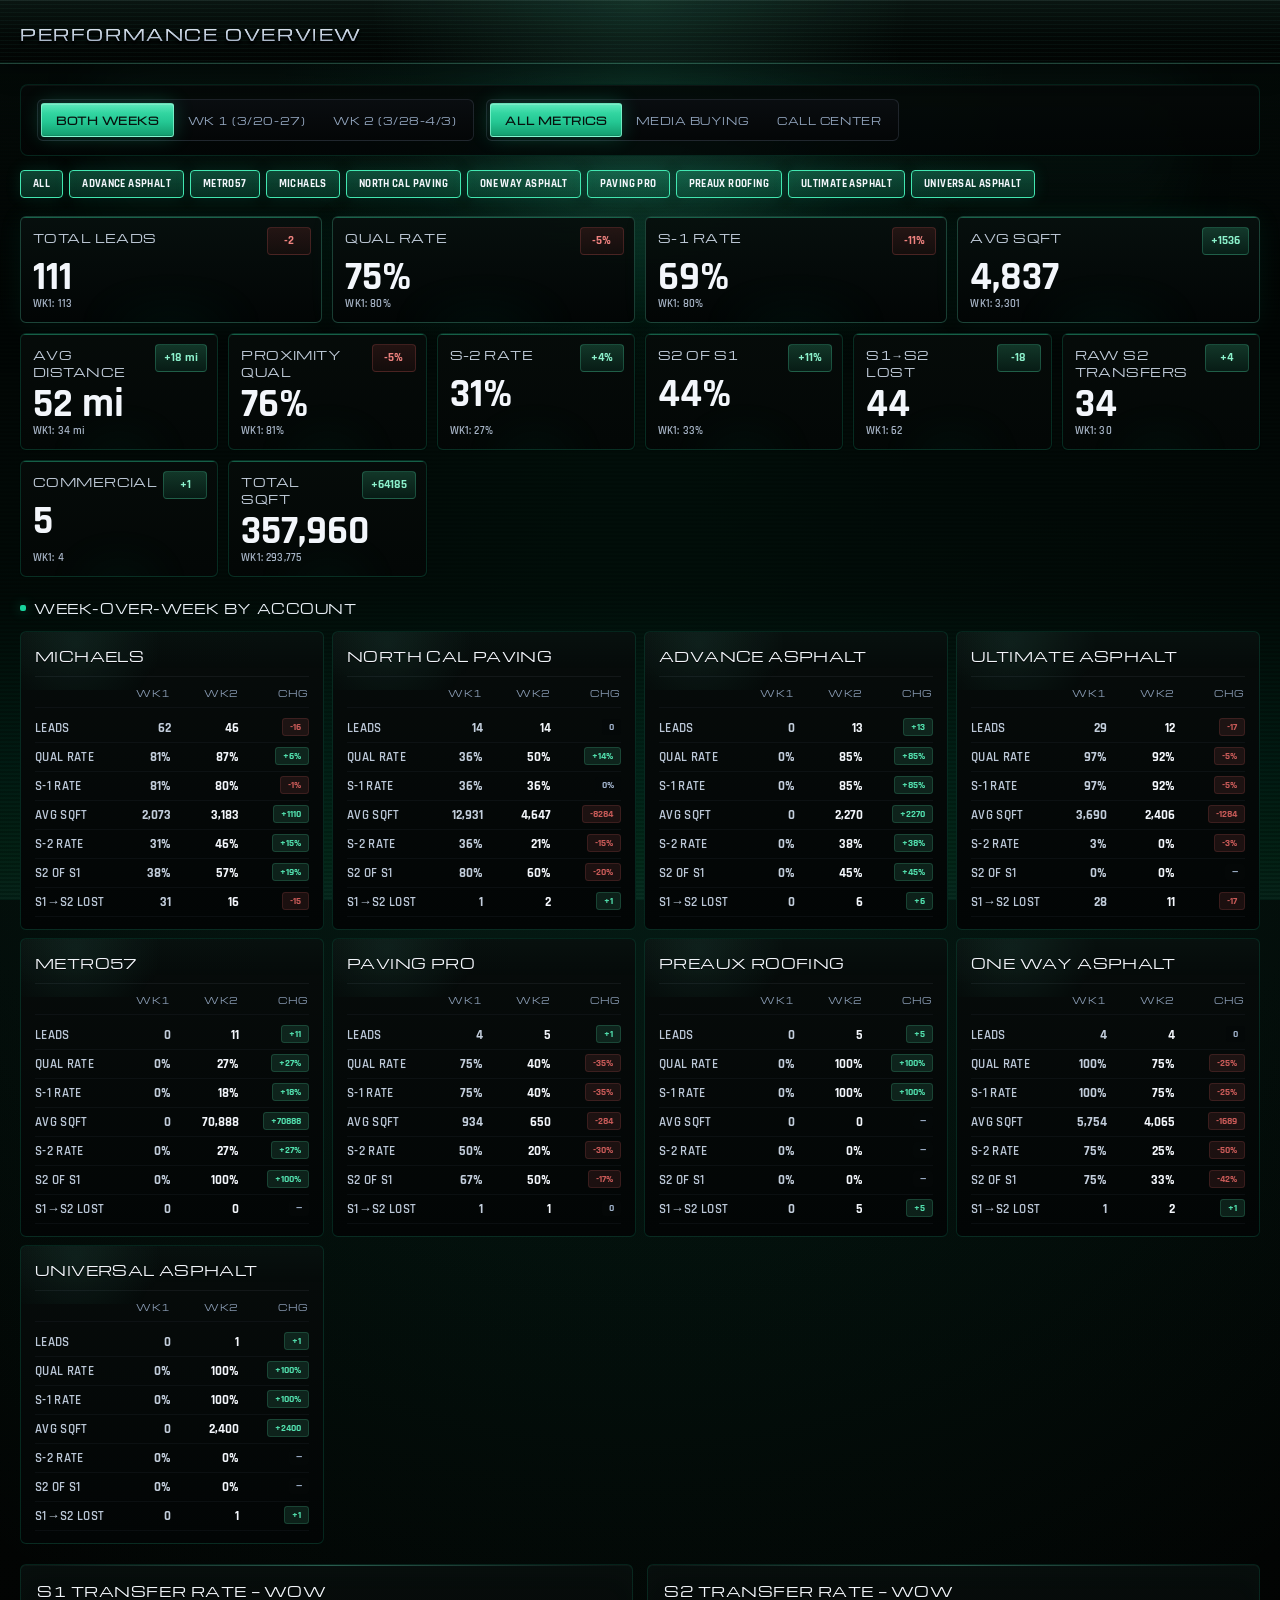
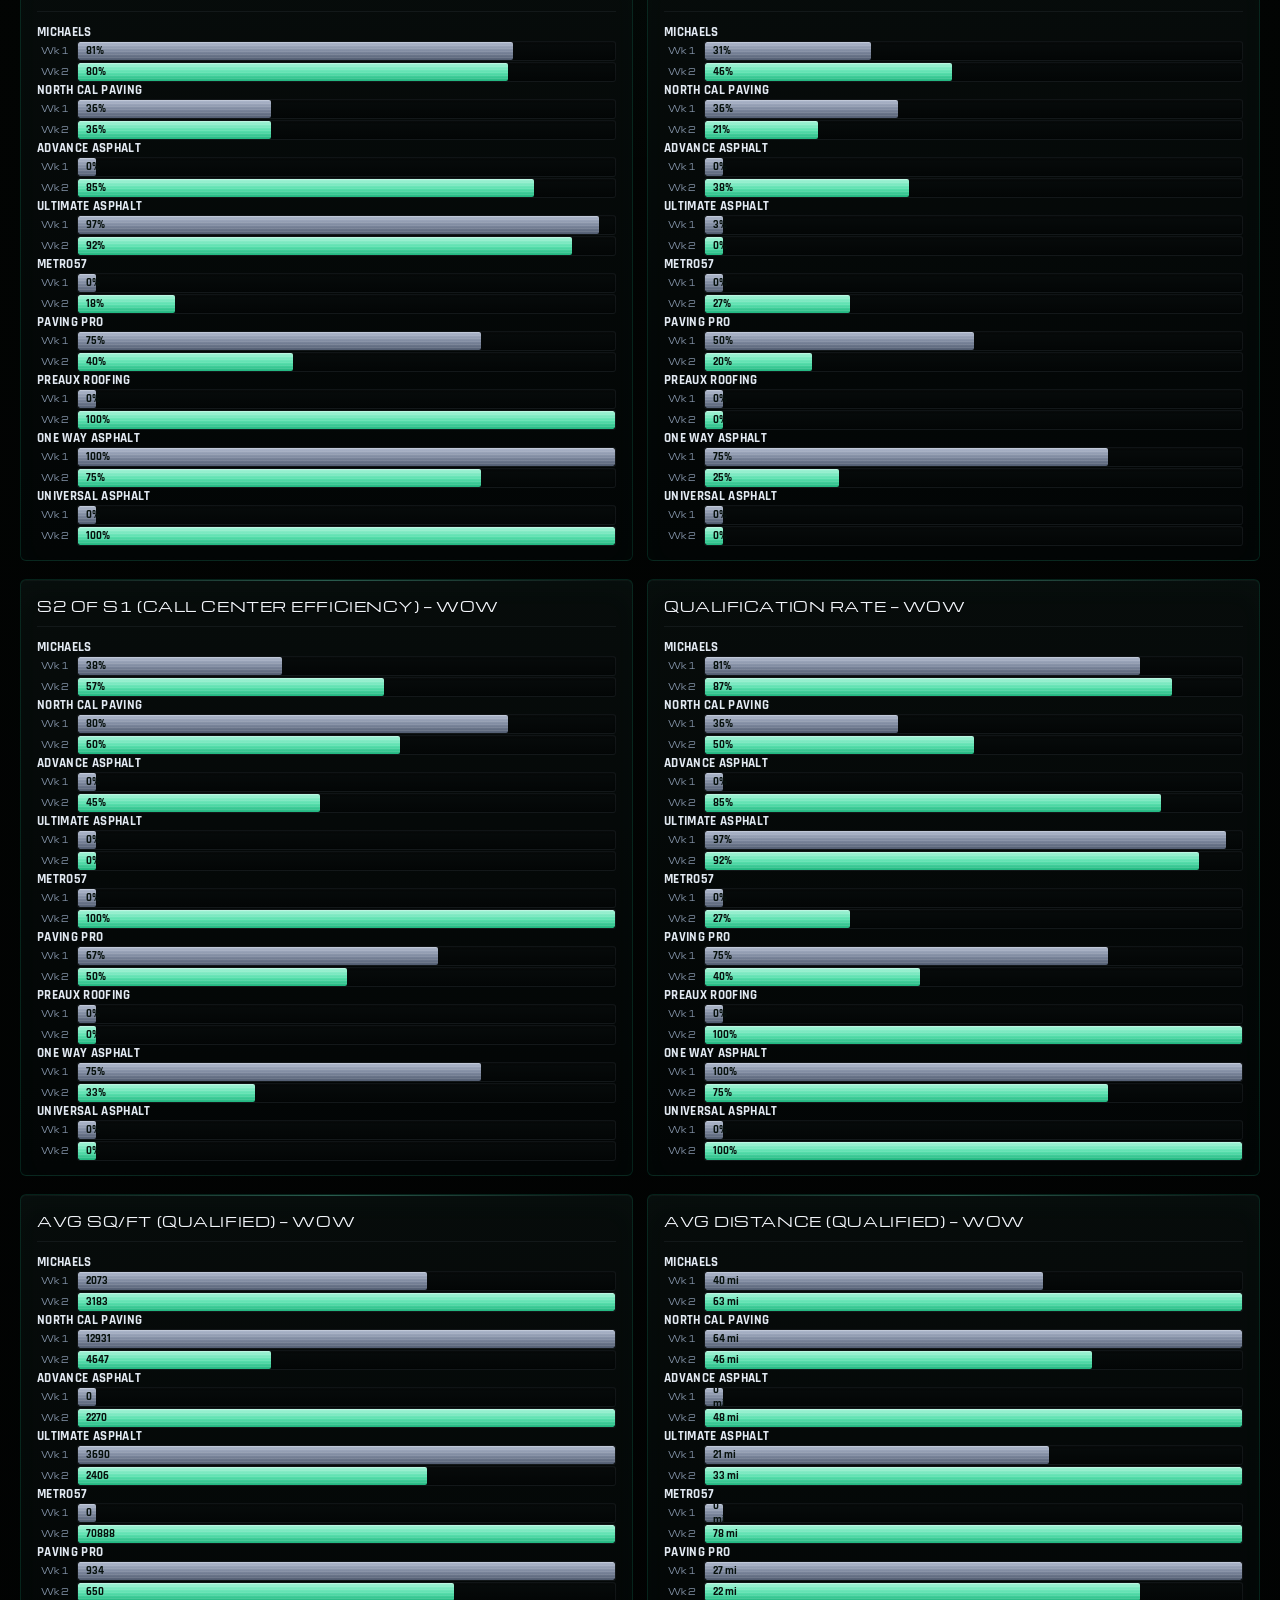
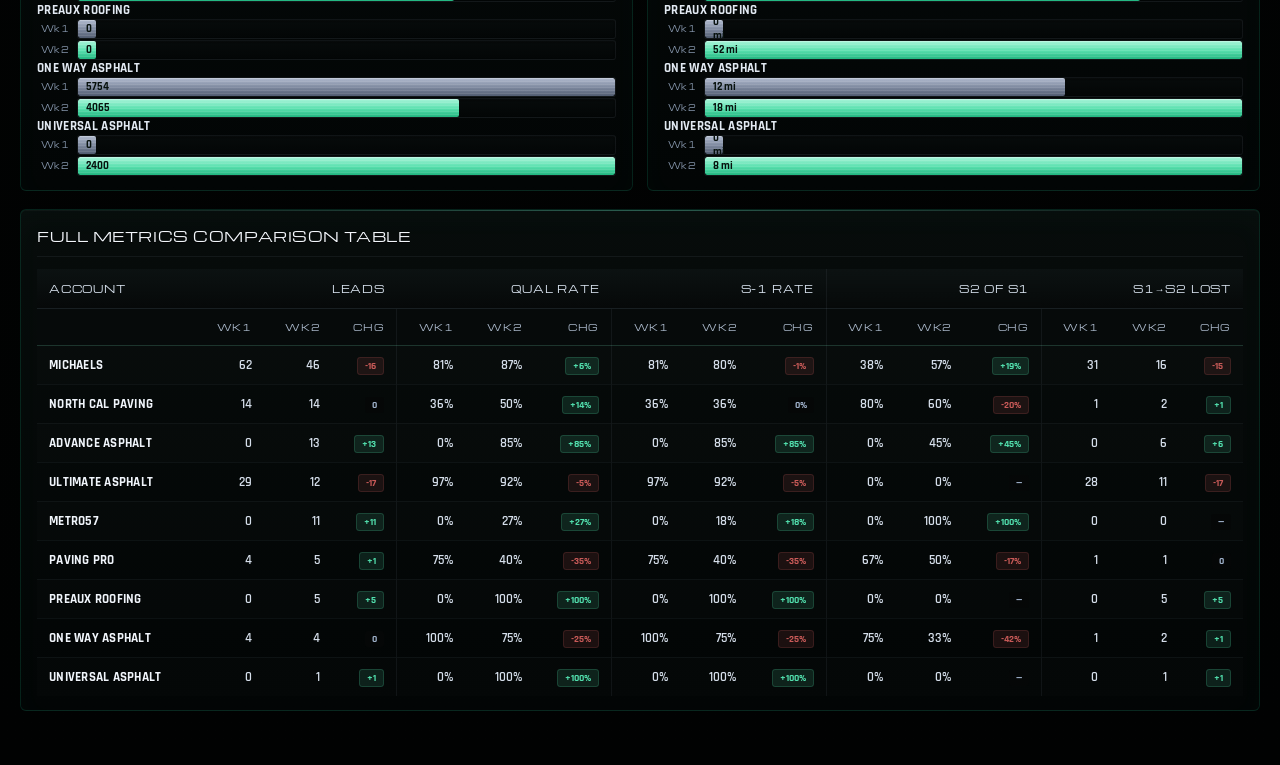
<file: week-over-week-dashboard-working.html>
<!DOCTYPE html>
<html lang="en">
<head>
<meta charset="UTF-8">
<meta name="viewport" content="width=device-width, initial-scale=1.0">
<title>GoAdapt — Week-over-Week Performance Comparison</title>
<link rel="preconnect" href="https://fonts.googleapis.com">
<link rel="preconnect" href="https://fonts.gstatic.com" crossorigin>
<link href="https://fonts.googleapis.com/css2?family=Michroma&family=Rajdhani:wght@400;500;600;700&display=swap" rel="stylesheet">
<style>
/* ══════════════════════════════════════════════════
   TBPN ROOT TOKENS  (brand-tokens.json direct)
   ══════════════════════════════════════════════════ */
:root{
  /* Core palette */
  --tbpn-black:#020403;
  --tbpn-studio:#050808;
  --tbpn-panel:rgba(3,10,8,0.80);
  --tbpn-green:#18D39C;
  --tbpn-green-bright:#6AFFD2;
  --tbpn-green-deep:#0D7859;
  --tbpn-chrome-light:#EAF0F7;
  --tbpn-chrome-mid:#98A9C8;
  --tbpn-chrome-dark:#485668;
  --tbpn-text:#F3F6FB;
  --tbpn-muted:#9FB1CA;
  --tbpn-line:rgba(131,255,210,0.17);
  --tbpn-line-chrome:rgba(170,186,223,0.22);
  /* Gradients */
  --tbpn-chrome-gradient:linear-gradient(180deg,#F7FBFF 0%,#B7C5DD 48%,#4B5C73 100%);
  --tbpn-green-gradient:linear-gradient(180deg,#2DE7A9 0%,#0F8C63 100%);
  --tbpn-panel-gradient:linear-gradient(180deg,rgba(6,12,10,0.92),rgba(3,7,6,0.96));
  /* Shadows */
  --tbpn-glow:0 0 24px rgba(29,229,164,0.45),0 0 72px rgba(29,229,164,0.22);
  --tbpn-panel-shadow:inset 0 1px 0 rgba(255,255,255,0.05),0 0 36px rgba(10,255,180,0.18);
  /* Dashboard tokens */
  --current:#52E0AE;
  --previous:#6D7891;
  --negative:#C85A58;
  --g:#52E0AE;--gbg:rgba(82,224,174,.12);
  --r:#C85A58;--rbg:rgba(200,90,88,.12);
  /* Dashboard spacing */
  --page-pad:20px;
  --section-gap:20px;
  --sub-gap:12px;
  --card-gap:8px;
  /* Dashboard card */
  --card-pad:12px;
  --card-r:4px;
  --card-min:82px;
  --card-title:11px;
  --card-metric:clamp(2rem,3vw,2.5rem);
  --card-meta:9px;
  /* Dashboard chart */
  --chart-title:11px;
  --chart-grid:rgba(159,177,202,0.10);
  --chart-axis:#9FB1CA;
  /* Dashboard chip */
  --chip-h:28px;
  --chip-px:12px;
  --chip-r:4px;
  --chip-text:11px;
  /* Tab */
  --tab-h:34px;
  --tab-px:14px;
}

/* ══════════════════════════════════════════════════
   RESET & BASE  (Recipe 13 + 15: crispness)
   ══════════════════════════════════════════════════ */
*{margin:0;padding:0;box-sizing:border-box;}
body{
  margin:0;min-height:100vh;
  background:
    radial-gradient(circle at 50% -12%, rgba(96, 255, 208, 0.14), transparent 28%),
    radial-gradient(circle at 50% 18%, rgba(24, 211, 156, 0.12), transparent 32%),
    linear-gradient(180deg, #030706 0%, #020403 36%, #010202 100%);
  color:var(--tbpn-text);
  font-family:'Rajdhani',sans-serif;
  -webkit-font-smoothing:antialiased;
  -moz-osx-font-smoothing:grayscale;
  overflow-x:hidden;
}

/* ══════════════════════════════════════════════════
   BACKGROUND LAYERS  (Recipe 3: scanline + atmosphere)
   ══════════════════════════════════════════════════ */
.tbpn-bg-lines,
.tbpn-bg-atmosphere{
  position:fixed;inset:0;pointer-events:none;
}
.tbpn-bg-lines{
  z-index:0;
  background-image:linear-gradient(
    to bottom,
    #005947 0px,#00AD73 1px,#59E6BF 2px,#00AD73 3px,#005947 4px
  );
  background-size:100% 4px;
  background-repeat:repeat;
  opacity:0.12;
  mask-image:linear-gradient(180deg, transparent 0%, rgba(0,0,0,0.9) 24%, #000 48%, rgba(0,0,0,0.92) 100%);
}
.tbpn-bg-atmosphere{
  z-index:0;
  background:
    radial-gradient(circle at 50% 16%, rgba(106,255,210,0.28), transparent 20%),
    radial-gradient(circle at 50% 42%, rgba(24,211,156,0.14), transparent 34%),
    linear-gradient(
      to top,
      #ffffff 0%,#59E6BF 4%,#00AD99 15%,#00241C 34%,#000000 68%
    );
  mix-blend-mode:multiply;
  opacity:0.88;
}
.tbpn-app{
  position:relative;z-index:1;
}
.tbpn-app::before{
  content:"";
  position:fixed;
  inset:68px 8% auto;
  height:220px;
  pointer-events:none;
  background:
    radial-gradient(circle at 50% 35%, rgba(106,255,210,0.18), transparent 38%),
    linear-gradient(180deg, rgba(14, 48, 37, 0.55), rgba(2, 5, 4, 0));
  filter:blur(28px);
  opacity:0.8;
}

/* ══════════════════════════════════════════════════
   TITLE RAIL
   ══════════════════════════════════════════════════ */
.hdr{
  position:sticky;
  top:0;
  z-index:30;
  padding:22px var(--page-pad) 18px;
  border-bottom:1px solid var(--tbpn-line);
  display:flex;align-items:center;justify-content:space-between;flex-wrap:wrap;gap:12px;
  background:
    repeating-linear-gradient(180deg, rgba(89,230,191,0.045) 0 1px, rgba(89,230,191,0) 1px 4px),
    radial-gradient(circle at 50% -10%, rgba(97,255,203,0.12), transparent 42%),
    linear-gradient(180deg, rgba(10, 22, 18, 0.97), rgba(3, 8, 6, 0.985) 58%, rgba(2, 4, 3, 0.99));
  box-shadow:
    inset 0 1px 0 rgba(255,255,255,0.05),
    inset 0 -1px 0 rgba(24,211,156,0.08),
    0 8px 24px rgba(0,0,0,0.24);
  backdrop-filter:blur(10px);
  -webkit-backdrop-filter:blur(10px);
}
.hdr h1{
  font-family:'Michroma',sans-serif;font-size:16px;font-weight:400;
  letter-spacing:0.1em;text-transform:uppercase;
  /* Recipe 4: chrome headline */
  color:transparent;
  background:var(--tbpn-chrome-gradient);
  -webkit-background-clip:text;background-clip:text;
  filter:drop-shadow(0 3px 1px rgba(0,0,0,0.96));
}
.hdr h1 span{
  background:linear-gradient(180deg, #eef3fa 0%, #cbd5e2 46%, #9aa7bb 100%);
  -webkit-background-clip:text;-webkit-text-fill-color:transparent;
  background-clip:text;
  filter:none;
}
.hdr .sub{
  font-family:'Michroma',sans-serif;color:#8497b0;font-size:10px;
  letter-spacing:0.13em;text-transform:uppercase;margin-top:8px;
  opacity:0.92;
}
.hdr .brand-mark{
  font-family:'Michroma',sans-serif;font-size:10px;letter-spacing:0.2em;
  text-transform:uppercase;color:#6d7b94;
}
.ctr{
  position:relative;
  max-width:1320px;
  margin:0 auto;
  padding:20px var(--page-pad) 36px;
}
.ctr::before{
  content:"";
  position:absolute;
  inset:0 0 auto;
  height:310px;
  pointer-events:none;
  background:
    radial-gradient(circle at 50% 0%, rgba(24,211,156,0.10), transparent 52%),
    linear-gradient(180deg, rgba(7, 16, 13, 0.55), rgba(7, 16, 13, 0));
  opacity:0.95;
}
.ctr > *{
  position:relative;
  z-index:1;
}

/* ══════════════════════════════════════════════════
   GLOBAL FILTERS / MODE TOGGLES  (Addendum 7)
   ══════════════════════════════════════════════════ */
.controls{
  display:flex;
  gap:var(--sub-gap);
  flex-wrap:wrap;
  align-items:center;
  margin-bottom:14px;
  padding:14px 16px;
  border:1px solid rgba(24,211,156,0.14);
  border-radius:8px;
  background:linear-gradient(180deg, rgba(5, 10, 9, 0.9), rgba(2, 5, 5, 0.82));
  box-shadow:inset 0 1px 0 rgba(255,255,255,0.04);
}

.wk-tog,.view-tog{
  display:flex;gap:0;
  background:linear-gradient(180deg, rgba(10, 14, 17, 0.95), rgba(4, 6, 7, 0.98));
  border-radius:6px;padding:3px;
  border:1px solid rgba(139, 157, 182, 0.18);
}
.wk-btn,.view-btn{
  padding:0 var(--tab-px);border-radius:3px;height:var(--tab-h);
  display:flex;align-items:center;
  font-family:'Michroma',sans-serif;font-size:10px;letter-spacing:0.055em;
  text-transform:uppercase;font-weight:500;
  cursor:pointer;transition:all 180ms ease;color:#94a7c0;
  position:relative;
}
.wk-btn.ac,.view-btn.ac{
  background:
    linear-gradient(180deg, rgba(255,255,255,0.14), rgba(255,255,255,0) 28%),
    linear-gradient(180deg, #41e4af 0%, #24c793 56%, #139d6e 100%);
  color:#07110d;
  font-weight:700;
  box-shadow:
    inset 0 1px 0 rgba(255,255,255,0.2),
    inset 0 -1px 0 rgba(0,0,0,0.12),
    0 0 20px rgba(29,229,164,0.24);
  border:1px solid rgba(152,255,222,0.65);
  text-shadow:none;
}
.wk-btn:hover,.view-btn:hover{color:var(--tbpn-text);}

/* ══════════════════════════════════════════════════
   ACCOUNT FILTER CHIPS  (Recipe 10: unified one-color)
   ══════════════════════════════════════════════════ */
.tog{
  display:flex;
  gap:6px;
  flex-wrap:wrap;
  margin-bottom:18px;
}
.tb{
  display:inline-flex;align-items:center;justify-content:center;
  height:var(--chip-h);padding:0 var(--chip-px);border-radius:var(--chip-r);
  border:1px solid rgba(24,211,156,0.28);
  background:rgba(5,8,8,0.92);
  color:#C8D3E4;
  font-family:'Rajdhani',sans-serif;font-size:var(--chip-text);font-weight:700;
  letter-spacing:0.035em;text-transform:uppercase;
  cursor:pointer;transition:all 180ms ease;
  box-shadow:inset 0 1px 0 rgba(255,255,255,0.03);
}
.tb:hover{
  border-color:rgba(106,255,210,0.55);
  color:var(--tbpn-text);
  transform:translateY(-1px);
}
.tb.ac{
  background:linear-gradient(180deg,rgba(45,231,169,0.28),rgba(15,140,99,0.28));
  border-color:#43E7B1;
  color:#F3F6FB;
  box-shadow:0 0 16px rgba(24,211,156,0.14);
}

/* ══════════════════════════════════════════════════
   KPI CARDS  (Recipe 9)
   ══════════════════════════════════════════════════ */
.kg{
  display:grid;
  grid-template-columns:repeat(12,minmax(0,1fr));
  gap:10px;
  margin-bottom:22px;
}
.kpi{
  grid-column:span 3;
  min-height:var(--card-min);
  padding:12px var(--card-pad) 11px;
  border:1px solid rgba(24,211,156,0.18);
  border-radius:6px;
  background:var(--tbpn-panel-gradient);
  position:relative;overflow:hidden;
  display:flex;flex-direction:column;
  box-shadow:
    inset 0 1px 0 rgba(255,255,255,0.04),
    0 0 0 1px rgba(0,0,0,0.18);
}
.kpi::before{
  content:"";position:absolute;top:0;left:0;right:0;height:1px;
  background:var(--tbpn-green-gradient);opacity:0.45;
}
.kpi::after{
  content:"";
  position:absolute;
  inset:auto 10% -42px;
  height:64px;
  background:radial-gradient(circle, rgba(24,211,156,0.16), transparent 70%);
  filter:blur(20px);
  opacity:0.34;
}
.kpi:nth-child(-n+4){
  min-height:96px;
  border-color:rgba(106,255,210,0.22);
  background:
    linear-gradient(180deg, rgba(7, 16, 14, 0.96), rgba(2, 5, 5, 0.96)),
    radial-gradient(circle at 20% 0%, rgba(106,255,210,0.05), transparent 42%);
  box-shadow:
    inset 0 1px 0 rgba(255,255,255,0.05),
    0 0 26px rgba(24,211,156,0.07);
}
.kg .kpi:nth-child(n+5){
  grid-column:span 2;
}
.kpi .l{
  font-family:'Michroma',sans-serif;font-size:12px;letter-spacing:0.035em;
  text-transform:uppercase;color:#c1ccda;margin-bottom:6px;
  max-width:90%;
  min-height:24px;
  padding-right:64px;
}
.kpi .v{
  font-size:clamp(2.15rem, 3.15vw, 2.8rem);font-weight:700;line-height:0.94;
  color:var(--tbpn-text);
  margin-top:0;
}
.kpi .delta{
  position:absolute;top:10px;right:10px;
  display:inline-flex;align-items:center;justify-content:center;
  min-width:44px;height:28px;
  font-family:'Rajdhani',sans-serif;font-size:12px;font-weight:800;
  padding:0 8px;border-radius:4px;
  line-height:1;
}
.kpi .delta.up{
  background:linear-gradient(180deg, rgba(62,196,143,0.24), rgba(18,88,64,0.24));
  color:#8cf1cc;
  border:1px solid rgba(82,224,174,0.24);
}
.kpi .delta.down{
  background:linear-gradient(180deg, rgba(98,38,36,0.32), rgba(52,20,19,0.32));
  color:#ef827f;
  border:1px solid rgba(200,90,88,0.24);
}
.kpi .delta.flat{
  background:rgba(5,8,8,0.92);
  color:var(--tbpn-muted);
  border:1px solid #2a313b;
}
.kpi .prev{
  font-size:11px;
  color:#a7b4c6;
  margin-top:auto;
  font-weight:600;
  letter-spacing:0.015em;
}

/* ══════════════════════════════════════════════════
   FRAMED PANELS  (Recipe 8 — glow on major frames only)
   ══════════════════════════════════════════════════ */
.cr{
  display:grid;
  grid-template-columns:1fr 1fr;
  gap:14px;
  margin-bottom:18px;
}
@media(max-width:900px){.cr{grid-template-columns:1fr;}}

/* Recipe 11: chart panel */
.cc{
  padding:16px 16px 14px;
  border:1px solid rgba(24,211,156,0.14);
  border-radius:6px;
  background:
    linear-gradient(180deg, rgba(7, 12, 11, 0.985), rgba(2, 5, 5, 0.985)),
    radial-gradient(circle at 50% -12%, rgba(106,255,210,0.05), transparent 44%),
    linear-gradient(180deg, rgba(106,255,210,0.035), transparent 18%);
  box-shadow:
    inset 0 1px 0 rgba(255,255,255,0.03),
    inset 0 12px 28px rgba(106,255,210,0.018);
  position:relative;
}
.cc.full{grid-column:1/-1;}
.cc::before{
  content:"";
  position:absolute;
  top:0;left:16px;right:16px;height:1px;
  background:linear-gradient(90deg, transparent, rgba(106,255,210,0.55), transparent);
  opacity:0.55;
}
.cc h3{
  font-family:'Michroma',sans-serif;font-size:14px;letter-spacing:0.04em;
  text-transform:uppercase;font-weight:400;
  margin-bottom:12px;color:#f2f6fb;
  text-shadow:0 1px 0 rgba(0,0,0,0.9), 0 0 10px rgba(255,255,255,0.04);
  padding-bottom:10px;border-bottom:1px solid rgba(159,177,202,0.08);
}

/* ══════════════════════════════════════════════════
   COMPARISON BARS  (Chart Rules: current=#52E0AE, previous=#6D7891)
   ══════════════════════════════════════════════════ */
.cmp-chart{display:flex;flex-direction:column;gap:16px;}
.cmp-row{display:flex;flex-direction:column;gap:1px;}
.cmp-label{
  font-size:13px;
  color:#e2e9f2;
  font-weight:700;
  letter-spacing:0.025em;
  text-transform:uppercase;
}
.cmp-bars{display:flex;flex-direction:column;gap:1px;}
.cmp-bar-row{display:flex;align-items:center;gap:8px;}
.cmp-wk{
  font-family:'Michroma',sans-serif;
  font-size:8px;
  color:#8898ae;
  width:32px;
  flex-shrink:0;
  text-align:right;
  letter-spacing:0.04em;
}
.cmp-track{
  flex:1;
  height:20px;
  background:
    linear-gradient(180deg, rgba(7,11,11,0.98), rgba(3,6,6,0.96)),
    linear-gradient(90deg, rgba(106,255,210,0.018), transparent 34%);
  border-radius:3px;
  overflow:hidden;
  border:1px solid rgba(159,177,202,0.08);
  box-shadow:
    inset 0 1px 2px rgba(0,0,0,0.4),
    inset 0 1px 0 rgba(255,255,255,0.02);
}
.cmp-fill{
  height:100%;
  border-radius:2px;
  display:flex;
  align-items:center;
  padding-left:8px;
  font-size:11px;
  font-weight:700;
  color:#07110d;
  transition:width .5s ease;
  min-width:18px;
  text-shadow:none;
}
.cmp-fill.previous{
  background:
    repeating-linear-gradient(180deg, rgba(255,255,255,0.10) 0 1px, rgba(255,255,255,0) 1px 3px),
    linear-gradient(180deg, #b1bbcf 0%, #7a859b 56%, #515c70 100%) !important;
  color:#07110d;
  box-shadow:inset 0 1px 0 rgba(255,255,255,0.14);
}
.cmp-fill.current{
  background:
    repeating-linear-gradient(180deg, rgba(255,255,255,0.10) 0 1px, rgba(255,255,255,0) 1px 3px),
    linear-gradient(180deg, #a8f4d9 0%, #59e0ae 54%, #21b57f 100%) !important;
  box-shadow:inset 0 1px 0 rgba(255,255,255,0.18);
}
.fill-opt-1 .cmp-fill.previous,
.fill-opt-2 .cmp-fill.previous,
.fill-opt-3 .cmp-fill.previous,
.fill-opt-4 .cmp-fill.previous,
.fill-opt-5 .cmp-fill.previous{
  color:#f6f8fb;
}
.fill-opt-1 .cmp-fill.current{
  background:
    repeating-linear-gradient(180deg, rgba(255,255,255,0.10) 0 1px, rgba(255,255,255,0) 1px 3px),
    linear-gradient(180deg, #b7f7df 0%, #73ebc1 46%, #33c892 100%) !important;
  box-shadow:
    inset 0 1px 0 rgba(255,255,255,0.24),
    inset 0 -1px 0 rgba(0,0,0,0.1);
}
.fill-opt-1 .cmp-fill.previous{
  background:
    repeating-linear-gradient(180deg, rgba(255,255,255,0.11) 0 1px, rgba(255,255,255,0) 1px 3px),
    linear-gradient(180deg, #c6cfdf 0%, #909aaf 54%, #697388 100%) !important;
  box-shadow:inset 0 1px 0 rgba(255,255,255,0.16);
}
.fill-opt-2 .cmp-fill.current{
  background:
    repeating-linear-gradient(180deg, rgba(255,255,255,0.08) 0 1px, rgba(255,255,255,0) 1px 4px),
    linear-gradient(180deg, rgba(255,255,255,0.14), transparent 34%),
    radial-gradient(circle at 50% 50%, rgba(184,255,228,0.18), transparent 58%),
    linear-gradient(180deg, #aef5dc 0%, #5adfad 52%, #1eb07a 100%) !important;
  box-shadow:
    inset 0 1px 0 rgba(255,255,255,0.2),
    0 0 14px rgba(82,224,174,0.18);
}
.fill-opt-2 .cmp-fill.previous{
  background:
    repeating-linear-gradient(180deg, rgba(255,255,255,0.08) 0 1px, rgba(255,255,255,0) 1px 4px),
    linear-gradient(180deg, rgba(255,255,255,0.12), transparent 34%),
    linear-gradient(180deg, #c8d0e0 0%, #919aae 52%, #626d82 100%) !important;
  box-shadow:inset 0 1px 0 rgba(255,255,255,0.14);
}
.fill-opt-3 .cmp-fill.current{
  background:
    repeating-linear-gradient(180deg, rgba(255,255,255,0.10) 0 1px, rgba(255,255,255,0) 1px 3px),
    linear-gradient(180deg, #a8f4d9 0%, #59e0ae 54%, #21b57f 100%) !important;
  box-shadow:inset 0 1px 0 rgba(255,255,255,0.18);
  color:#07110d;
}
.fill-opt-3 .cmp-fill.previous{
  background:
    repeating-linear-gradient(180deg, rgba(255,255,255,0.10) 0 1px, rgba(255,255,255,0) 1px 3px),
    linear-gradient(180deg, #c2cbdd 0%, #8892a8 56%, #5e687d 100%) !important;
  box-shadow:inset 0 1px 0 rgba(255,255,255,0.14);
  color:#07110d;
}
.fill-opt-4 .cmp-fill.current{
  background:
    repeating-linear-gradient(180deg, rgba(255,255,255,0.09) 0 1px, rgba(255,255,255,0) 1px 4px),
    linear-gradient(180deg, #bcf9e4 0%, #77edc5 46%, #3acb97 100%) !important;
  box-shadow:inset 0 1px 0 rgba(255,255,255,0.16);
}
.fill-opt-4 .cmp-fill.previous{
  background:
    repeating-linear-gradient(180deg, rgba(255,255,255,0.09) 0 1px, rgba(255,255,255,0) 1px 4px),
    linear-gradient(180deg, #d0d8e6 0%, #9da7ba 48%, #727d91 100%) !important;
  box-shadow:inset 0 1px 0 rgba(255,255,255,0.12);
}
.fill-opt-5 .cmp-fill.current{
  background:
    linear-gradient(180deg, rgba(255,255,255,0.22), rgba(255,255,255,0) 32%),
    repeating-linear-gradient(180deg, rgba(5,18,13,0.08) 0 1px, rgba(5,18,13,0) 1px 4px),
    radial-gradient(circle at 80% 50%, rgba(191,255,231,0.18), transparent 42%),
    linear-gradient(180deg, #b5f8df 0%, #6be6ba 44%, #27ba84 100%) !important;
  box-shadow:
    inset 0 1px 0 rgba(255,255,255,0.24),
    inset 0 -1px 0 rgba(0,0,0,0.08);
}
.fill-opt-5 .cmp-fill.previous{
  background:
    linear-gradient(180deg, rgba(255,255,255,0.16), rgba(255,255,255,0) 32%),
    repeating-linear-gradient(180deg, rgba(255,255,255,0.08) 0 1px, rgba(255,255,255,0) 1px 4px),
    radial-gradient(circle at 78% 50%, rgba(255,255,255,0.10), transparent 40%),
    linear-gradient(180deg, #cdd5e3 0%, #98a2b6 46%, #687287 100%) !important;
  box-shadow:
    inset 0 1px 0 rgba(255,255,255,0.18),
    inset 0 -1px 0 rgba(0,0,0,0.06);
}

.bar-lab{
  margin-bottom:18px;
}
.bar-lab-grid{
  display:grid;
  grid-template-columns:repeat(auto-fit,minmax(340px,1fr));
  gap:14px;
}
.bar-lab-grid .cc{
  min-height:100%;
}
.opt-note{
  font-size:12px;
  line-height:1.6;
  color:#8fa1b9;
  font-weight:600;
  margin:-2px 0 12px;
}

/* ══════════════════════════════════════════════════
   TABLE  (Addendum 10: dense, compact, scannable)
   ══════════════════════════════════════════════════ */
.wow-table{width:100%;border-collapse:collapse;font-size:13px;}
.wow-table th{
  background:rgba(5,8,8,0.95);
  padding:10px var(--card-pad);text-align:left;
  font-family:'Michroma',sans-serif;font-size:9px;font-weight:400;
  letter-spacing:0.08em;text-transform:uppercase;
  color:#90a0b7;border-bottom:1px solid var(--tbpn-line);
}
.wow-table thead tr:first-child th{
  padding-top:12px;
  padding-bottom:12px;
  font-size:10px;
  color:#d8e2ee;
  background:
    linear-gradient(180deg, rgba(12,18,18,0.98), rgba(6,9,9,0.98)),
    linear-gradient(90deg, rgba(106,255,210,0.03), transparent 40%);
  border-bottom:1px solid rgba(159,177,202,0.12);
}
.wow-table thead tr:nth-child(2) th{
  padding-top:12px;
  padding-bottom:12px;
  font-size:9px;
  color:#aab8ca;
  background:rgba(7,11,11,0.96);
}
.wow-table td{
  padding:11px var(--card-pad);
  border-top:1px solid rgba(159,177,202,0.06);
  font-weight:600;
  min-height:30px;
  color:#d5deea;
}
.wow-table tbody tr:nth-child(odd){background:rgba(255,255,255,0.008);}
.wow-table tbody tr:hover{background:rgba(24,211,156,0.04);}
.wow-table .up{color:var(--g);} .wow-table .down{color:var(--r);} .wow-table .flat{color:var(--tbpn-muted);}
.wow-table td:first-child{
  font-weight:700;
  text-transform:uppercase;
  letter-spacing:0.02em;
  color:#f0f5fb;
  text-shadow:0 1px 0 rgba(0,0,0,0.85);
}
/* Right-align numeric columns */
.wow-table td:not(:first-child){text-align:right;}
.wow-table th:not(:first-child){text-align:right;}
.wow-table th:nth-child(4), .wow-table td:nth-child(4),
.wow-table th:nth-child(7), .wow-table td:nth-child(7),
.wow-table th:nth-child(10), .wow-table td:nth-child(10),
.wow-table th:nth-child(13), .wow-table td:nth-child(13){
  border-right:1px solid rgba(159,177,202,0.08);
}

/* ══════════════════════════════════════════════════
   SUMMARY / INSIGHT PANEL  (Addendum 12)
   ══════════════════════════════════════════════════ */
.insight{
  position:relative;
  padding:16px 16px 15px 18px;
  border:1px solid rgba(24,211,156,0.16);
  border-radius:8px;
  background:
    linear-gradient(180deg, rgba(8, 15, 13, 0.98), rgba(3, 7, 6, 0.98)),
    radial-gradient(circle at 14% 0%, rgba(106,255,210,0.08), transparent 36%);
  margin-bottom:14px;
  box-shadow:
    inset 0 1px 0 rgba(255,255,255,0.04),
    0 0 32px rgba(0,153,102,0.12);
}
.insight::before{
  content:"";
  position:absolute;
  inset:0 auto 0 0;
  width:2px;
  background:linear-gradient(180deg, rgba(106,255,210,0.85), rgba(24,211,156,0.2));
}
.insight h3{
  font-family:'Michroma',sans-serif;font-size:14px;letter-spacing:0.045em;
  text-transform:uppercase;font-weight:400;
  margin-bottom:12px;color:var(--tbpn-chrome-light);
  padding-bottom:10px;border-bottom:1px solid rgba(159,177,202,0.08);
}
.insight p{font-size:14px;color:#9fafc5;line-height:1.72;font-weight:600;}
.insight .hi{color:var(--tbpn-green-bright);font-weight:700;}
.insight .good{color:var(--current);font-weight:700;}
.insight .warn{color:#eab308;font-weight:700;}
.insight .bad{color:var(--negative);font-weight:700;}
.insight .team{color:var(--tbpn-chrome-light);font-weight:700;letter-spacing:0.04em;}

/* ══════════════════════════════════════════════════
   SECTION TITLES
   ══════════════════════════════════════════════════ */
.sec{
  font-family:'Michroma',sans-serif;font-size:13px;letter-spacing:0.045em;
  text-transform:uppercase;font-weight:400;
  margin-bottom:14px;display:flex;align-items:center;gap:8px;
  color:var(--tbpn-chrome-light);
}
.sec .dot{width:6px;height:6px;border-radius:2px;background:var(--tbpn-green);box-shadow:0 0 12px rgba(24,211,156,0.45);}

/* ══════════════════════════════════════════════════
   ACCOUNT CARDS  (unified color, no per-company)
   ══════════════════════════════════════════════════ */
.acmp{display:grid;grid-template-columns:repeat(auto-fit,minmax(285px,1fr));gap:var(--card-gap);margin-bottom:var(--section-gap);}
.acard{
  padding:14px 14px 12px;
  border:1px solid rgba(24,211,156,0.16);
  border-radius:6px;
  background:
    linear-gradient(180deg, rgba(7, 12, 11, 0.975), rgba(2, 5, 5, 0.985)),
    radial-gradient(circle at 50% -8%, rgba(106,255,210,0.04), transparent 40%),
    linear-gradient(180deg, rgba(106,255,210,0.028), transparent 16%);
  position:relative;
  overflow:hidden;
}
.acard::before{
  content:"";
  position:absolute;
  top:0;left:0;right:0;
  height:58px;
  pointer-events:none;
  background:
    radial-gradient(circle at 18% 20%, rgba(106,255,210,0.08), transparent 34%),
    linear-gradient(180deg, rgba(106,255,210,0.028), transparent 80%);
  opacity:0.9;
}
.acard h3{
  position:relative;
  z-index:1;
  font-family:'Michroma',sans-serif;font-size:14px;font-weight:400;
  margin-bottom:12px;letter-spacing:0.028em;text-transform:uppercase;
  color:#f2f6fb;
  text-shadow:0 1px 0 rgba(0,0,0,0.9), 0 0 10px rgba(255,255,255,0.04);
  padding-bottom:10px;
  border-bottom:1px solid rgba(159,177,202,0.08);
}
.acard .row{display:flex;justify-content:space-between;padding:6px 0;border-bottom:1px solid rgba(159,177,202,0.05);font-size:13px;}
.acard .row .metric{
  color:#bcc8d8;
  font-weight:600;
  text-transform:uppercase;
  letter-spacing:0.025em;
}
.acard .row .vals{display:flex;gap:16px;}
.acard .row .w1,.acard .row .w2{width:52px;text-align:right;font-weight:700;}
.acard .row .w1{color:#c3cedc;}
.acard .row .w2{color:var(--tbpn-text);}
.acard .row .chg{width:54px;text-align:right;font-weight:700;font-size:11px;}
.acard .legend{
  font-family:'Michroma',sans-serif;
  font-size:9px;
  color:#889ab2;
  display:flex;
  justify-content:space-between;
  align-items:center;
  letter-spacing:0.08em;
  text-transform:uppercase;
  padding:0 0 8px;
  margin:-2px 0 6px;
  border-bottom:1px solid rgba(159,177,202,0.05);
}
.acard .legend .metric-spacer{
  flex:1;
}
.acard .legend .vals{
  display:flex;
  gap:16px;
}
.acard .legend .w1,.acard .legend .w2{
  width:52px;
  text-align:right;
}
.acard .legend .chg{
  width:54px;
  text-align:right;
}

/* ══════════════════════════════════════════════════
   BADGES
   ══════════════════════════════════════════════════ */
.badge{padding:2px 7px;border-radius:3px;font-size:10px;font-weight:700;font-family:'Rajdhani',sans-serif;}
.badge.up{background:var(--gbg);color:var(--g);border:1px solid rgba(82,224,174,0.18);}
.badge.down{background:var(--rbg);color:var(--r);border:1px solid rgba(200,90,88,0.18);}
.badge.flat{background:rgba(5,8,8,0.92);color:var(--tbpn-muted);}

/* ══════════════════════════════════════════════════
   EMPTY STATE  (Recipe 12)
   ══════════════════════════════════════════════════ */
.tbpn-empty{
  display:grid;place-items:center;min-height:120px;
  border:1px dashed rgba(159,177,202,0.14);border-radius:6px;
  color:var(--chart-axis);text-transform:uppercase;
  letter-spacing:0.04em;font-size:11px;
  font-family:'Michroma',sans-serif;
  background:linear-gradient(180deg, rgba(7, 12, 11, 0.82), rgba(3, 5, 5, 0.82));
}

/* Panels */
.panel{display:none;} .panel.ac{display:block;}

/* ══════════════════════════════════════════════════
   RESPONSIVE  (Addendum 4: tablet/mobile padding)
   ══════════════════════════════════════════════════ */
@media(max-width:768px){
  :root{--page-pad:12px;}
  .hdr{padding:12px var(--page-pad) 10px;}
  .hdr h1{font-size:11px;}
  .hdr .sub{font-size:8px;}
  .controls{flex-direction:column;align-items:stretch;}
  .wk-tog,.view-tog{width:100%;}
  .wk-btn,.view-btn{flex:1;justify-content:center;padding:0 8px;font-size:9px;}
  .kg{grid-template-columns:repeat(2,minmax(0,1fr));}
  .kpi,.kg .kpi:nth-child(n+5){grid-column:span 1;min-height:92px;}
  .acmp{grid-template-columns:1fr;}
  .cr{grid-template-columns:1fr;}
}
@media(min-width:769px) and (max-width:1024px){
  :root{--page-pad:16px;}
  .kg{grid-template-columns:repeat(6,minmax(0,1fr));}
  .kpi,.kg .kpi:nth-child(n+5){grid-column:span 2;}
}
</style>
</head>
<body>
<!-- Recipe 3: layered background -->
<div class="tbpn-bg-lines"></div>
<div class="tbpn-bg-atmosphere"></div>

<div class="tbpn-app">
<div class="hdr">
<div>
  <h1><span>Performance Overview</span></h1>
</div>
</div>
<div class="ctr">

<!-- Global filters / mode toggles -->
<div class="controls">
<div class="wk-tog">
<div class="wk-btn ac" data-wk="both">Both Weeks</div>
<div class="wk-btn" data-wk="w1">Wk 1 (3/20-27)</div>
<div class="wk-btn" data-wk="w2">Wk 2 (3/28-4/3)</div>
</div>
<div class="view-tog">
<div class="view-btn ac" data-view="all">All Metrics</div>
<div class="view-btn" data-view="media">Media Buying</div>
<div class="view-btn" data-view="cc">Call Center</div>
</div>
</div>

<!-- Account filter chips -->
<div class="tog" id="tbar"></div>

<!-- BOTH WEEKS -->
<div class="panel ac" id="p-both">
<div class="kg" id="bothKPI"></div>
<div class="sec"><div class="dot"></div>Week-over-Week by Account</div>
<div class="acmp" id="bothAccts"></div>
<div class="cr">
<div class="cc"><h3>S1 Transfer Rate &mdash; WoW</h3><div class="cmp-chart" id="cmpS1"></div></div>
<div class="cc"><h3>S2 Transfer Rate &mdash; WoW</h3><div class="cmp-chart" id="cmpS2"></div></div>
</div>
<div class="cr">
<div class="cc"><h3>S2 of S1 (Call Center Efficiency) &mdash; WoW</h3><div class="cmp-chart" id="cmpS2ofS1"></div></div>
<div class="cc"><h3>Qualification Rate &mdash; WoW</h3><div class="cmp-chart" id="cmpQual"></div></div>
</div>
<div class="cr">
<div class="cc"><h3>Avg Sq/Ft (Qualified) &mdash; WoW</h3><div class="cmp-chart" id="cmpSqft"></div></div>
<div class="cc"><h3>Avg Distance (Qualified) &mdash; WoW</h3><div class="cmp-chart" id="cmpDist"></div></div>
</div>
<div class="cr">
<div class="cc full"><h3>Full Metrics Comparison Table</h3><div style="overflow-x:auto;"><table class="wow-table" id="wowTable"></table></div></div>
</div>
</div>

<!-- SINGLE WEEK -->
<div class="panel" id="p-single">
<div class="kg" id="singleKPI"></div>
<div class="cr">
<div class="cc"><h3>Leads by Account</h3><div class="cmp-chart" id="sAcct"></div></div>
<div class="cc"><h3>Qualification Rate</h3><div class="cmp-chart" id="sQual"></div></div>
</div>
<div class="cr">
<div class="cc"><h3>S1 Transfer Rate</h3><div class="cmp-chart" id="sS1"></div></div>
<div class="cc"><h3>S2 of S1 (Call Center)</h3><div class="cmp-chart" id="sS2ofS1"></div></div>
</div>
</div>
</div>
</div>

<script>
// === WEEK 1 DATA (3/20-3/27) ===
const W1=[
{c:"3/20/2026",co:"Michaels Asphalt Paving Company",n:"Gilfredo Franceschi",s1:"Yes",s2:"Yes",ov:"Yes",cm:"No",px:"Yes",sq:"Yes",sf:7557,d:72},
{c:"3/20/2026",co:"Michaels Asphalt Paving Company",n:"Andy Harvill",s1:"Yes",s2:"Yes",ov:"Yes",cm:"No",px:"Yes",sq:"Yes",sf:3000,d:63},
{c:"3/20/2026",co:"Michaels Asphalt Paving Company",n:"Freddie Kelly",s1:"Yes",s2:"No",ov:"Yes",cm:"No",px:"Yes",sq:"Yes",sf:2156,d:11},
{c:"3/20/2026",co:"North Cal Paving",n:"Albert Butterfield",s1:"No",s2:"No",ov:"No",cm:"No",px:"No",sq:"No",sf:0,d:92},
{c:"3/20/2026",co:"North Cal Paving",n:"LordOfThePacificEmpire",s1:"No",s2:"No",ov:"No",cm:"No",px:"No",sq:"No",sf:400,d:125},
{c:"3/20/2026",co:"North Cal Paving",n:"Al Giddings",s1:"No",s2:"No",ov:"No",cm:"No",px:"No",sq:"No",sf:0,d:0},
{c:"3/20/2026",co:"Michaels Asphalt Paving Company",n:"Craig Decormier Sr.",s1:"Yes",s2:"No",ov:"Yes",cm:"No",px:"Yes",sq:"Yes",sf:1995,d:30},
{c:"3/20/2026",co:"Paving Pro",n:"Randy Hodges",s1:"Yes",s2:"Yes",ov:"Yes",cm:"No",px:"Yes",sq:"Yes",sf:987,d:53},
{c:"3/20/2026",co:"Michaels Asphalt Paving Company",n:"Ronald Cochran",s1:"Yes",s2:"Yes",ov:"Yes",cm:"No",px:"Yes",sq:"Yes",sf:1355,d:53},
{c:"3/20/2026",co:"Michaels Asphalt Paving Company",n:"Jemetric Walker",s1:"Yes",s2:"No",ov:"Yes",cm:"No",px:"Yes",sq:"Yes",sf:593,d:16},
{c:"3/21/2026",co:"Michaels Asphalt Paving Company",n:"Monroe Simpson Leflore",s1:"Yes",s2:"Yes",ov:"Yes",cm:"No",px:"Yes",sq:"Yes",sf:2546,d:96},
{c:"3/21/2026",co:"Michaels Asphalt Paving Company",n:"Barbara Gregory",s1:"Yes",s2:"Yes",ov:"Yes",cm:"No",px:"Yes",sq:"Yes",sf:2027,d:8},
{c:"3/21/2026",co:"North Cal Paving",n:"adam",s1:"No",s2:"Yes",ov:"No",cm:"No",px:"No",sq:"No",sf:0,d:79},
{c:"3/21/2026",co:"Ultimate Asphalt",n:"Chad Lucas",s1:"Yes",s2:"No",ov:"Yes",cm:"No",px:"Yes",sq:"Yes",sf:2157,d:19},
{c:"3/21/2026",co:"Ultimate Asphalt",n:"Kumar L S Rachuri",s1:"Yes",s2:"No",ov:"Yes",cm:"No",px:"Yes",sq:"Yes",sf:1256,d:23},
{c:"3/21/2026",co:"Ultimate Asphalt",n:"Tiletha Franklin",s1:"Yes",s2:"No",ov:"Yes",cm:"No",px:"Yes",sq:"Yes",sf:440,d:9},
{c:"3/21/2026",co:"Ultimate Asphalt",n:"Drew Stiegler",s1:"Yes",s2:"No",ov:"Yes",cm:"No",px:"Yes",sq:"Yes",sf:7496,d:56},
{c:"3/21/2026",co:"Ultimate Asphalt",n:"Jodie Reeder Jr",s1:"Yes",s2:"No",ov:"Yes",cm:"No",px:"Yes",sq:"Yes",sf:435,d:15},
{c:"3/21/2026",co:"Ultimate Asphalt",n:"Jamee Marie Cannon",s1:"Yes",s2:"No",ov:"Yes",cm:"No",px:"Yes",sq:"Yes",sf:427,d:6},
{c:"3/21/2026",co:"Ultimate Asphalt",n:"Linda",s1:"Yes",s2:"No",ov:"Yes",cm:"No",px:"Yes",sq:"Yes",sf:0,d:19},
{c:"3/21/2026",co:"Michaels Asphalt Paving Company",n:"Demetrius Dawkins",s1:"Yes",s2:"Yes",ov:"Yes",cm:"No",px:"Yes",sq:"Yes",sf:1952,d:27},
{c:"3/21/2026",co:"Michaels Asphalt Paving Company",n:"Shirley B Vilchis",s1:"Yes",s2:"No",ov:"Yes",cm:"No",px:"Yes",sq:"Yes",sf:1936,d:46},
{c:"3/21/2026",co:"Michaels Asphalt Paving Company",n:"Abad Clemente Nolasco",s1:"Yes",s2:"No",ov:"Yes",cm:"No",px:"Yes",sq:"Yes",sf:1833,d:40},
{c:"3/21/2026",co:"Ultimate Asphalt",n:"Scott Smith",s1:"No",s2:"Yes",ov:"No",cm:"No",px:"No",sq:"Yes",sf:3836,d:111},
{c:"3/21/2026",co:"One way Asphalt",n:"John Carl Grazier",s1:"Yes",s2:"Yes",ov:"Yes",cm:"No",px:"Yes",sq:"Yes",sf:1568,d:19},
{c:"3/21/2026",co:"Michaels Asphalt Paving Company",n:"Paul Pj Moore",s1:"No",s2:"No",ov:"No",cm:"No",px:"No",sq:"No",sf:0,d:0},
{c:"3/21/2026",co:"Michaels Asphalt Paving Company",n:"Gerardo Fuentes",s1:"Yes",s2:"No",ov:"Yes",cm:"No",px:"Yes",sq:"Yes",sf:1312,d:60},
{c:"3/21/2026",co:"Michaels Asphalt Paving Company",n:"Herb Potts",s1:"Yes",s2:"No",ov:"Yes",cm:"No",px:"Yes",sq:"Yes",sf:895,d:32},
{c:"3/21/2026",co:"Michaels Asphalt Paving Company",n:"John Francie Chuquillanqui",s1:"Yes",s2:"No",ov:"Yes",cm:"No",px:"Yes",sq:"Yes",sf:772,d:26},
{c:"3/21/2026",co:"Michaels Asphalt Paving Company",n:"Michael Hipps",s1:"Yes",s2:"Yes",ov:"Yes",cm:"No",px:"Yes",sq:"Yes",sf:7,d:1},
{c:"3/22/2026",co:"North Cal Paving",n:"Jonas Tesfay",s1:"No",s2:"No",ov:"No",cm:"No",px:"No",sq:"No",sf:0,d:89},
{c:"3/22/2026",co:"One way Asphalt",n:"Joe Vigil",s1:"Yes",s2:"Yes",ov:"Yes",cm:"No",px:"Yes",sq:"Yes",sf:929,d:8},
{c:"3/22/2026",co:"Ultimate Asphalt",n:"Brian Sutliff",s1:"Yes",s2:"No",ov:"Yes",cm:"Yes",px:"Yes",sq:"Yes",sf:40992,d:35},
{c:"3/22/2026",co:"Ultimate Asphalt",n:"Crystal Mason",s1:"Yes",s2:"No",ov:"Yes",cm:"No",px:"Yes",sq:"Yes",sf:698,d:10},
{c:"3/22/2026",co:"Ultimate Asphalt",n:"Anitra Jarvis",s1:"Yes",s2:"No",ov:"Yes",cm:"No",px:"Yes",sq:"Yes",sf:1311,d:4},
{c:"3/22/2026",co:"Ultimate Asphalt",n:"Nangofia Mwene",s1:"Yes",s2:"No",ov:"Yes",cm:"No",px:"Yes",sq:"Yes",sf:303,d:19},
{c:"3/22/2026",co:"Michaels Asphalt Paving Company",n:"Shannon Hardy",s1:"Yes",s2:"No",ov:"Yes",cm:"No",px:"Yes",sq:"Yes",sf:1405,d:75},
{c:"3/23/2026",co:"North Cal Paving",n:"Alejandro Alcocer",s1:"Yes",s2:"Yes",ov:"Yes",cm:"No",px:"Yes",sq:"Yes",sf:7372,d:30},
{c:"3/23/2026",co:"Ultimate Asphalt",n:"David Boychan",s1:"Yes",s2:"No",ov:"Yes",cm:"No",px:"Yes",sq:"Yes",sf:686,d:15},
{c:"3/23/2026",co:"North Cal Paving",n:"Christian",s1:"No",s2:"No",ov:"No",cm:"No",px:"No",sq:"No",sf:182,d:0},
{c:"3/23/2026",co:"North Cal Paving",n:"Stacie Seidner Ulatowska",s1:"Yes",s2:"No",ov:"Yes",cm:"No",px:"Yes",sq:"Yes",sf:1137,d:128},
{c:"3/23/2026",co:"Ultimate Asphalt",n:"Donna Nash",s1:"Yes",s2:"No",ov:"Yes",cm:"No",px:"Yes",sq:"Yes",sf:76,d:15},
{c:"3/23/2026",co:"Ultimate Asphalt",n:"Akwasi Appiah-Boateng",s1:"Yes",s2:"No",ov:"Yes",cm:"No",px:"Yes",sq:"Yes",sf:585,d:16},
{c:"3/24/2026",co:"One way Asphalt",n:"Catherine Telles",s1:"Yes",s2:"Yes",ov:"Yes",cm:"Yes",px:"Yes",sq:"Yes",sf:12985,d:5},
{c:"3/24/2026",co:"North Cal Paving",n:"Willie Hedges",s1:"Yes",s2:"Yes",ov:"Yes",cm:"No",px:"Yes",sq:"Yes",sf:12061,d:19},
{c:"3/24/2026",co:"Paving Pro",n:"Ruben Pena",s1:"Yes",s2:"No",ov:"Yes",cm:"No",px:"Yes",sq:"Yes",sf:772,d:26},
{c:"3/24/2026",co:"Ultimate Asphalt",n:"Dudley Holland III",s1:"Yes",s2:"No",ov:"Yes",cm:"No",px:"Yes",sq:"Yes",sf:7437,d:52},
{c:"3/24/2026",co:"Ultimate Asphalt",n:"Nathan Robinson",s1:"Yes",s2:"No",ov:"Yes",cm:"No",px:"Yes",sq:"Yes",sf:4140,d:40},
{c:"3/24/2026",co:"Ultimate Asphalt",n:"Chip Boster",s1:"Yes",s2:"No",ov:"Yes",cm:"No",px:"Yes",sq:"Yes",sf:1324,d:19},
{c:"3/24/2026",co:"North Cal Paving",n:"Serry Som",s1:"Yes",s2:"Yes",ov:"Yes",cm:"No",px:"Yes",sq:"Yes",sf:11725,d:41},
{c:"3/25/2026",co:"Michaels Asphalt Paving Company",n:"Kimmy Davis",s1:"Yes",s2:"Yes",ov:"No",cm:"No",px:"Yes",sq:"No",sf:0,d:63},
{c:"3/25/2026",co:"Michaels Asphalt Paving Company",n:"Myron Brown",s1:"Yes",s2:"Yes",ov:"Yes",cm:"No",px:"Yes",sq:"Yes",sf:13500,d:27},
{c:"3/25/2026",co:"Michaels Asphalt Paving Company",n:"Dien Hoang",s1:"Yes",s2:"Yes",ov:"Yes",cm:"Yes",px:"Yes",sq:"Yes",sf:6008,d:15},
{c:"3/25/2026",co:"Michaels Asphalt Paving Company",n:"Adolph Cobb Jr.",s1:"Yes",s2:"Yes",ov:"Yes",cm:"No",px:"Yes",sq:"Yes",sf:5159,d:19},
{c:"3/25/2026",co:"Michaels Asphalt Paving Company",n:"Hernandez M Juan",s1:"Yes",s2:"No",ov:"Yes",cm:"No",px:"Yes",sq:"Yes",sf:5127,d:60},
{c:"3/25/2026",co:"Michaels Asphalt Paving Company",n:"Heather Shively",s1:"Yes",s2:"No",ov:"Yes",cm:"No",px:"Yes",sq:"Yes",sf:2668,d:42},
{c:"3/25/2026",co:"Michaels Asphalt Paving Company",n:"David Savick",s1:"Yes",s2:"Yes",ov:"Yes",cm:"No",px:"Yes",sq:"Yes",sf:2428,d:30},
{c:"3/25/2026",co:"Michaels Asphalt Paving Company",n:"Randy Nass",s1:"Yes",s2:"Yes",ov:"Yes",cm:"No",px:"Yes",sq:"Yes",sf:2229,d:67},
{c:"3/25/2026",co:"Michaels Asphalt Paving Company",n:"Victor King",s1:"Yes",s2:"No",ov:"Yes",cm:"No",px:"Yes",sq:"Yes",sf:2151,d:8},
{c:"3/25/2026",co:"Michaels Asphalt Paving Company",n:"Anthony Patterson",s1:"Yes",s2:"Yes",ov:"Yes",cm:"No",px:"Yes",sq:"Yes",sf:2014,d:22},
{c:"3/25/2026",co:"Michaels Asphalt Paving Company",n:"Travis Smith",s1:"Yes",s2:"No",ov:"Yes",cm:"No",px:"Yes",sq:"Yes",sf:2005,d:26},
{c:"3/25/2026",co:"Michaels Asphalt Paving Company",n:"Anthony Pittman",s1:"Yes",s2:"No",ov:"Yes",cm:"No",px:"Yes",sq:"Yes",sf:1638,d:5},
{c:"3/25/2026",co:"Michaels Asphalt Paving Company",n:"Rodney Finch",s1:"Yes",s2:"No",ov:"Yes",cm:"No",px:"Yes",sq:"Yes",sf:1595,d:18},
{c:"3/25/2026",co:"Michaels Asphalt Paving Company",n:"Erlin Zamora",s1:"Yes",s2:"No",ov:"Yes",cm:"No",px:"Yes",sq:"Yes",sf:1522,d:57},
{c:"3/25/2026",co:"Ultimate Asphalt",n:"Kevin Winston",s1:"Yes",s2:"No",ov:"Yes",cm:"No",px:"Yes",sq:"Yes",sf:2249,d:16},
{c:"3/25/2026",co:"Ultimate Asphalt",n:"Vedh Khatiwada",s1:"Yes",s2:"No",ov:"Yes",cm:"No",px:"Yes",sq:"Yes",sf:650,d:15},
{c:"3/25/2026",co:"Michaels Asphalt Paving Company",n:"Luke Martin Jr",s1:"No",s2:"No",ov:"No",cm:"No",px:"No",sq:"Yes",sf:1100,d:95},
{c:"3/25/2026",co:"Michaels Asphalt Paving Company",n:"Gamael Butler",s1:"No",s2:"No",ov:"No",cm:"No",px:"No",sq:"Yes",sf:747,d:57},
{c:"3/25/2026",co:"One way Asphalt",n:"Alfonso Antillon",s1:"Yes",s2:"No",ov:"Yes",cm:"No",px:"Yes",sq:"Yes",sf:7532,d:16},
{c:"3/25/2026",co:"Michaels Asphalt Paving Company",n:"Nino Blacklife",s1:"No",s2:"No",ov:"No",cm:"No",px:"No",sq:"No",sf:0,d:0},
{c:"3/25/2026",co:"Ultimate Asphalt",n:"Bill Enyart",s1:"Yes",s2:"No",ov:"Yes",cm:"No",px:"Yes",sq:"Yes",sf:1879,d:28},
{c:"3/25/2026",co:"Michaels Asphalt Paving Company",n:"Rasheem Fulks",s1:"Yes",s2:"Yes",ov:"Yes",cm:"No",px:"Yes",sq:"Yes",sf:1251,d:66},
{c:"3/25/2026",co:"Michaels Asphalt Paving Company",n:"Fernando Salcedo",s1:"No",s2:"No",ov:"No",cm:"No",px:"No",sq:"Yes",sf:1617,d:92},
{c:"3/25/2026",co:"Paving Pro",n:"Fidel Rodriguez Jr.",s1:"Yes",s2:"Yes",ov:"Yes",cm:"No",px:"Yes",sq:"Yes",sf:1043,d:3},
{c:"3/25/2026",co:"Ultimate Asphalt",n:"Harold Bigony",s1:"Yes",s2:"No",ov:"Yes",cm:"No",px:"Yes",sq:"Yes",sf:319,d:9},
{c:"3/25/2026",co:"Michaels Asphalt Paving Company",n:"Stacy Patman",s1:"Yes",s2:"Yes",ov:"Yes",cm:"No",px:"Yes",sq:"Yes",sf:1209,d:34},
{c:"3/25/2026",co:"Michaels Asphalt Paving Company",n:"David Watts",s1:"Yes",s2:"No",ov:"Yes",cm:"No",px:"Yes",sq:"Yes",sf:1196,d:66},
{c:"3/25/2026",co:"Michaels Asphalt Paving Company",n:"Xavier Cruz",s1:"Yes",s2:"No",ov:"Yes",cm:"No",px:"Yes",sq:"Yes",sf:1188,d:63},
{c:"3/25/2026",co:"Michaels Asphalt Paving Company",n:"Khanh Vy Nguyen",s1:"Yes",s2:"No",ov:"Yes",cm:"No",px:"Yes",sq:"Yes",sf:1152,d:19},
{c:"3/25/2026",co:"Michaels Asphalt Paving Company",n:"Beverly Hodo",s1:"Yes",s2:"No",ov:"Yes",cm:"No",px:"Yes",sq:"Yes",sf:1096,d:83},
{c:"3/25/2026",co:"Michaels Asphalt Paving Company",n:"Kenneth Cooper",s1:"No",s2:"No",ov:"No",cm:"No",px:"No",sq:"No",sf:0,d:30},
{c:"3/25/2026",co:"Michaels Asphalt Paving Company",n:"Rose Mosley",s1:"Yes",s2:"No",ov:"Yes",cm:"No",px:"Yes",sq:"Yes",sf:1066,d:78},
{c:"3/25/2026",co:"Michaels Asphalt Paving Company",n:"Tj Williams",s1:"No",s2:"No",ov:"Yes",cm:"No",px:"Yes",sq:"Yes",sf:1089,d:33},
{c:"3/25/2026",co:"Michaels Asphalt Paving Company",n:"Coley James",s1:"Yes",s2:"No",ov:"Yes",cm:"No",px:"Yes",sq:"Yes",sf:905,d:62},
{c:"3/25/2026",co:"Michaels Asphalt Paving Company",n:"Morris Miller",s1:"No",s2:"No",ov:"No",cm:"No",px:"No",sq:"Yes",sf:1019,d:64},
{c:"3/25/2026",co:"Michaels Asphalt Paving Company",n:"Clara Greene",s1:"Yes",s2:"No",ov:"Yes",cm:"No",px:"Yes",sq:"Yes",sf:877,d:18},
{c:"3/25/2026",co:"Michaels Asphalt Paving Company",n:"Steven Weaver",s1:"Yes",s2:"Yes",ov:"Yes",cm:"No",px:"Yes",sq:"Yes",sf:824,d:65},
{c:"3/25/2026",co:"Michaels Asphalt Paving Company",n:"Ramon Valle",s1:"No",s2:"No",ov:"No",cm:"No",px:"No",sq:"No",sf:0,d:0},
{c:"3/25/2026",co:"Michaels Asphalt Paving Company",n:"Miguel Cornejo Wario",s1:"No",s2:"No",ov:"No",cm:"No",px:"No",sq:"No",sf:0,d:0},
{c:"3/25/2026",co:"Michaels Asphalt Paving Company",n:"Ever Balbuena",s1:"Yes",s2:"No",ov:"Yes",cm:"No",px:"Yes",sq:"Yes",sf:731,d:89},
{c:"3/25/2026",co:"Michaels Asphalt Paving Company",n:"Torrence Hill",s1:"Yes",s2:"No",ov:"Yes",cm:"No",px:"Yes",sq:"Yes",sf:623,d:12},
{c:"3/25/2026",co:"Michaels Asphalt Paving Company",n:"Kimberly Lee",s1:"Yes",s2:"No",ov:"Yes",cm:"No",px:"Yes",sq:"Yes",sf:422,d:15},
{c:"3/26/2026",co:"Michaels Asphalt Paving Company",n:"Frank White",s1:"Yes",s2:"Yes",ov:"Yes",cm:"No",px:"Yes",sq:"Yes",sf:2010,d:21},
{c:"3/26/2026",co:"Michaels Asphalt Paving Company",n:"Vincent Hill",s1:"Yes",s2:"No",ov:"Yes",cm:"No",px:"Yes",sq:"Yes",sf:1524,d:68},
{c:"3/26/2026",co:"Ultimate Asphalt",n:"Chris Hannan",s1:"Yes",s2:"No",ov:"Yes",cm:"No",px:"Yes",sq:"Yes",sf:469,d:17},
{c:"3/26/2026",co:"Ultimate Asphalt",n:"Kyauta Askira",s1:"Yes",s2:"No",ov:"Yes",cm:"No",px:"Yes",sq:"Yes",sf:281,d:17},
{c:"3/26/2026",co:"Ultimate Asphalt",n:"Mehrak Kamali",s1:"Yes",s2:"No",ov:"Yes",cm:"No",px:"Yes",sq:"Yes",sf:552,d:13},
{c:"3/26/2026",co:"Ultimate Asphalt",n:"Othman Jallaq",s1:"Yes",s2:"No",ov:"Yes",cm:"No",px:"Yes",sq:"Yes",sf:12698,d:32},
{c:"3/26/2026",co:"North Cal Paving",n:"Eduardo Zuniga",s1:"No",s2:"No",ov:"No",cm:"No",px:"No",sq:"No",sf:0,d:117},
{c:"3/26/2026",co:"North Cal Paving",n:"Chris Brito",s1:"No",s2:"No",ov:"No",cm:"No",px:"No",sq:"Yes",sf:637,d:118},
{c:"3/26/2026",co:"Michaels Asphalt Paving Company",n:"Eric Willis",s1:"Yes",s2:"No",ov:"Yes",cm:"No",px:"Yes",sq:"Yes",sf:1212,d:67},
{c:"3/26/2026",co:"Michaels Asphalt Paving Company",n:"Marie Simmons",s1:"Yes",s2:"No",ov:"Yes",cm:"No",px:"Yes",sq:"Yes",sf:827,d:21},
{c:"3/26/2026",co:"Michaels Asphalt Paving Company",n:"Don Perkns",s1:"No",s2:"No",ov:"No",cm:"No",px:"No",sq:"No",sf:0,d:0},
{c:"3/26/2026",co:"Michaels Asphalt Paving Company",n:"Cindy Moran",s1:"No",s2:"No",ov:"No",cm:"No",px:"No",sq:"No",sf:909,d:125},
{c:"3/26/2026",co:"Ultimate Asphalt",n:"Jb Rivas",s1:"Yes",s2:"No",ov:"Yes",cm:"No",px:"Yes",sq:"Yes",sf:9173,d:28},
{c:"3/26/2026",co:"North Cal Paving",n:"Faustino Cortes",s1:"No",s2:"No",ov:"No",cm:"No",px:"No",sq:"No",sf:0,d:0},
{c:"3/27/2026",co:"Michaels Asphalt Paving Company",n:"Antonio Rosser",s1:"Yes",s2:"No",ov:"Yes",cm:"No",px:"Yes",sq:"Yes",sf:2216,d:23},
{c:"3/27/2026",co:"Michaels Asphalt Paving Company",n:"Jason Reed",s1:"Yes",s2:"Yes",ov:"Yes",cm:"No",px:"Yes",sq:"Yes",sf:1985,d:25},
{c:"3/27/2026",co:"Ultimate Asphalt",n:"Cynt Mobley",s1:"Yes",s2:"No",ov:"Yes",cm:"No",px:"Yes",sq:"Yes",sf:473,d:8},
{c:"3/27/2026",co:"Ultimate Asphalt",n:"Stanley Hawkins",s1:"Yes",s2:"No",ov:"Yes",cm:"No",px:"Yes",sq:"Yes",sf:1128,d:21},
{c:"3/27/2026",co:"North Cal Paving",n:"Robin Sangha",s1:"Yes",s2:"Yes",ov:"Yes",cm:"Yes",px:"Yes",sq:"Yes",sf:32361,d:100},
{c:"3/27/2026",co:"Paving Pro",n:"James Farley",s1:"No",s2:"No",ov:"No",cm:"No",px:"No",sq:"Yes",sf:0,d:82},
{c:"3/27/2026",co:"Michaels Asphalt Paving Company",n:"Lilly Leal",s1:"Yes",s2:"No",ov:"Yes",cm:"No",px:"Yes",sq:"Yes",sf:881,d:19}
];

// === WEEK 2 DATA (3/28-4/3) ===
const W2=[
{c:"3/28/2026",co:"Ultimate Asphalt",s1:"No",s2:"No",ov:"No",cm:"No",px:"No",sq:"Yes",sf:8325,d:132},
{c:"3/28/2026",co:"Ultimate Asphalt",s1:"Yes",s2:"No",ov:"Yes",cm:"No",px:"Yes",sq:"Yes",sf:225,d:11},
{c:"3/28/2026",co:"Ultimate Asphalt",s1:"Yes",s2:"No",ov:"Yes",cm:"No",px:"Yes",sq:"Yes",sf:1630,d:58},
{c:"3/28/2026",co:"One way Asphalt",s1:"No",s2:"No",ov:"No",cm:"No",px:"No",sq:"No",sf:0,d:225},
{c:"3/28/2026",co:"Michaels Asphalt Paving Company",s1:"Yes",s2:"Yes",ov:"Yes",cm:"No",px:"Yes",sq:"Yes",sf:1282,d:17},
{c:"3/28/2026",co:"Michaels Asphalt Paving Company",s1:"Yes",s2:"Yes",ov:"Yes",cm:"No",px:"Yes",sq:"Yes",sf:1800,d:74},
{c:"3/28/2026",co:"Michaels Asphalt Paving Company",s1:"Yes",s2:"No",ov:"Yes",cm:"No",px:"Yes",sq:"Yes",sf:456,d:5},
{c:"3/28/2026",co:"Paving Pro",s1:"No",s2:"No",ov:"No",cm:"No",px:"No",sq:"No",sf:0,d:0},
{c:"3/29/2026",co:"Michaels Asphalt Paving Company",s1:"No",s2:"No",ov:"Yes",cm:"No",px:"Yes",sq:"Yes",sf:1889,d:64},
{c:"3/29/2026",co:"Michaels Asphalt Paving Company",s1:"No",s2:"No",ov:"Yes",cm:"No",px:"Yes",sq:"Yes",sf:0,d:5},
{c:"3/29/2026",co:"Universal Asphalt",s1:"Yes",s2:"No",ov:"Yes",cm:"No",px:"Yes",sq:"Yes",sf:2400,d:8},
{c:"3/29/2026",co:"Preaux Roofing",s1:"Yes",s2:"No",ov:"Yes",cm:"No",px:"Yes",sq:"Yes",sf:0,d:32},
{c:"3/29/2026",co:"North Cal Paving",s1:"Yes",s2:"No",ov:"Yes",cm:"No",px:"Yes",sq:"Yes",sf:3995,d:31},
{c:"3/29/2026",co:"Michaels Asphalt Paving Company",s1:"Yes",s2:"Yes",ov:"Yes",cm:"No",px:"Yes",sq:"Yes",sf:6300,d:10},
{c:"3/29/2026",co:"Michaels Asphalt Paving Company",s1:"Yes",s2:"Yes",ov:"Yes",cm:"No",px:"Yes",sq:"Yes",sf:2744,d:90},
{c:"3/29/2026",co:"Michaels Asphalt Paving Company",s1:"Yes",s2:"No",ov:"Yes",cm:"No",px:"Yes",sq:"Yes",sf:2710,d:77},
{c:"3/29/2026",co:"North Cal Paving",s1:"No",s2:"No",ov:"No",cm:"No",px:"No",sq:"No",sf:0,d:389},
{c:"3/29/2026",co:"North Cal Paving",s1:"No",s2:"No",ov:"No",cm:"No",px:"No",sq:"No",sf:770,d:1148},
{c:"3/29/2026",co:"Michaels Asphalt Paving Company",s1:"Yes",s2:"Yes",ov:"Yes",cm:"No",px:"Yes",sq:"Yes",sf:6231,d:97},
{c:"3/29/2026",co:"Michaels Asphalt Paving Company",s1:"Yes",s2:"Yes",ov:"Yes",cm:"No",px:"Yes",sq:"Yes",sf:4427,d:60},
{c:"3/29/2026",co:"Michaels Asphalt Paving Company",s1:"Yes",s2:"Yes",ov:"Yes",cm:"No",px:"Yes",sq:"Yes",sf:10111,d:62},
{c:"3/29/2026",co:"Paving Pro",s1:"Yes",s2:"Yes",ov:"Yes",cm:"No",px:"Yes",sq:"Yes",sf:675,d:21},
{c:"3/29/2026",co:"Michaels Asphalt Paving Company",s1:"Yes",s2:"No",ov:"Yes",cm:"Yes",px:"Yes",sq:"Yes",sf:19459,d:72},
{c:"3/29/2026",co:"Michaels Asphalt Paving Company",s1:"Yes",s2:"Yes",ov:"Yes",cm:"No",px:"Yes",sq:"Yes",sf:503,d:10},
{c:"3/29/2026",co:"Michaels Asphalt Paving Company",s1:"Yes",s2:"No",ov:"Yes",cm:"No",px:"Yes",sq:"Yes",sf:9663,d:73},
{c:"3/29/2026",co:"Paving Pro",s1:"No",s2:"No",ov:"No",cm:"No",px:"No",sq:"No",sf:0,d:0},
{c:"3/29/2026",co:"North Cal Paving",s1:"Yes",s2:"Yes",ov:"Yes",cm:"No",px:"Yes",sq:"Yes",sf:1991,d:41},
{c:"3/30/2026",co:"Ultimate Asphalt",s1:"Yes",s2:"No",ov:"Yes",cm:"No",px:"Yes",sq:"Yes",sf:967,d:38},
{c:"3/30/2026",co:"North Cal Paving",s1:"No",s2:"No",ov:"No",cm:"No",px:"No",sq:"No",sf:375,d:109},
{c:"3/30/2026",co:"Michaels Asphalt Paving Company",s1:"Yes",s2:"Yes",ov:"Yes",cm:"No",px:"Yes",sq:"Yes",sf:1896,d:72},
{c:"3/30/2026",co:"Michaels Asphalt Paving Company",s1:"Yes",s2:"No",ov:"Yes",cm:"No",px:"Yes",sq:"Yes",sf:1902,d:67},
{c:"3/30/2026",co:"Michaels Asphalt Paving Company",s1:"Yes",s2:"Yes",ov:"Yes",cm:"No",px:"Yes",sq:"Yes",sf:3391,d:39},
{c:"3/30/2026",co:"Michaels Asphalt Paving Company",s1:"Yes",s2:"Yes",ov:"Yes",cm:"No",px:"Yes",sq:"Yes",sf:1212,d:49},
{c:"3/30/2026",co:"Michaels Asphalt Paving Company",s1:"Yes",s2:"Yes",ov:"Yes",cm:"No",px:"Yes",sq:"Yes",sf:1744,d:112},
{c:"3/30/2026",co:"Michaels Asphalt Paving Company",s1:"Yes",s2:"Yes",ov:"Yes",cm:"No",px:"Yes",sq:"Yes",sf:958,d:73},
{c:"3/30/2026",co:"Michaels Asphalt Paving Company",s1:"Yes",s2:"Yes",ov:"Yes",cm:"No",px:"Yes",sq:"Yes",sf:1108,d:91},
{c:"3/30/2026",co:"North Cal Paving",s1:"Yes",s2:"Yes",ov:"Yes",cm:"Yes",px:"Yes",sq:"Yes",sf:229,d:5},
{c:"3/30/2026",co:"Michaels Asphalt Paving Company",s1:"Yes",s2:"No",ov:"Yes",cm:"No",px:"Yes",sq:"Yes",sf:878,d:7},
{c:"3/30/2026",co:"Michaels Asphalt Paving Company",s1:"Yes",s2:"Yes",ov:"Yes",cm:"No",px:"Yes",sq:"Yes",sf:5448,d:72},
{c:"3/30/2026",co:"Michaels Asphalt Paving Company",s1:"Yes",s2:"Yes",ov:"Yes",cm:"No",px:"Yes",sq:"Yes",sf:1878,d:69},
{c:"3/30/2026",co:"One way Asphalt",s1:"Yes",s2:"No",ov:"Yes",cm:"No",px:"Yes",sq:"Yes",sf:7111,d:5},
{c:"3/30/2026",co:"North Cal Paving",s1:"Yes",s2:"Yes",ov:"Yes",cm:"No",px:"Yes",sq:"Yes",sf:3082,d:35},
{c:"3/30/2026",co:"Preaux Roofing",s1:"Yes",s2:"No",ov:"Yes",cm:"No",px:"Yes",sq:"Yes",sf:0,d:0},
{c:"3/31/2026",co:"Michaels Asphalt Paving Company",s1:"No",s2:"No",ov:"No",cm:"No",px:"Yes",sq:"No",sf:624,d:91},
{c:"3/31/2026",co:"Paving Pro",s1:"Yes",s2:"No",ov:"Yes",cm:"No",px:"Yes",sq:"Yes",sf:625,d:22},
{c:"3/31/2026",co:"Michaels Asphalt Paving Company",s1:"Yes",s2:"No",ov:"Yes",cm:"No",px:"Yes",sq:"Yes",sf:2295,d:82},
{c:"3/31/2026",co:"Michaels Asphalt Paving Company",s1:"Yes",s2:"No",ov:"Yes",cm:"No",px:"Yes",sq:"Yes",sf:1726,d:78},
{c:"3/31/2026",co:"North Cal Paving",s1:"No",s2:"No",ov:"No",cm:"No",px:"No",sq:"No",sf:0,d:168},
{c:"3/31/2026",co:"North Cal Paving",s1:"No",s2:"No",ov:"No",cm:"No",px:"No",sq:"No",sf:900,d:170},
{c:"3/31/2026",co:"North Cal Paving",s1:"No",s2:"No",ov:"Yes",cm:"No",px:"Yes",sq:"Yes",sf:478,d:115},
{c:"3/31/2026",co:"Michaels Asphalt Paving Company",s1:"No",s2:"No",ov:"No",cm:"No",px:"No",sq:"No",sf:0,d:205},
{c:"3/31/2026",co:"Michaels Asphalt Paving Company",s1:"Yes",s2:"Yes",ov:"Yes",cm:"No",px:"Yes",sq:"Yes",sf:2171,d:98},
{c:"3/31/2026",co:"Ultimate Asphalt",s1:"Yes",s2:"No",ov:"Yes",cm:"No",px:"Yes",sq:"Yes",sf:423,d:15},
{c:"3/31/2026",co:"Preaux Roofing",s1:"Yes",s2:"No",ov:"Yes",cm:"Yes",px:"Yes",sq:"Yes",sf:0,d:42},
{c:"3/31/2026",co:"Michaels Asphalt Paving Company",s1:"Yes",s2:"No",ov:"Yes",cm:"No",px:"Yes",sq:"Yes",sf:2248,d:79},
{c:"3/31/2026",co:"Paving Pro",s1:"No",s2:"No",ov:"No",cm:"No",px:"No",sq:"Yes",sf:34974,d:347},
{c:"3/31/2026",co:"Michaels Asphalt Paving Company",s1:"No",s2:"No",ov:"Yes",cm:"No",px:"Yes",sq:"Yes",sf:1139,d:61},
{c:"3/31/2026",co:"Michaels Asphalt Paving Company",s1:"Yes",s2:"No",ov:"Yes",cm:"No",px:"Yes",sq:"Yes",sf:1015,d:24},
{c:"3/31/2026",co:"Ultimate Asphalt",s1:"Yes",s2:"No",ov:"Yes",cm:"No",px:"Yes",sq:"Yes",sf:1626,d:7},
{c:"3/31/2026",co:"Ultimate Asphalt",s1:"Yes",s2:"No",ov:"Yes",cm:"No",px:"Yes",sq:"Yes",sf:612,d:80},
{c:"3/31/2026",co:"Michaels Asphalt Paving Company",s1:"No",s2:"No",ov:"No",cm:"No",px:"No",sq:"Yes",sf:1530,d:109},
{c:"3/31/2026",co:"Metro57 Concrete & Asphalt Paving",s1:"No",s2:"No",ov:"Yes",cm:"No",px:"Yes",sq:"Yes",sf:0,d:23},
{c:"4/1/2026",co:"Ultimate Asphalt",s1:"Yes",s2:"No",ov:"Yes",cm:"No",px:"Yes",sq:"Yes",sf:6242,d:22},
{c:"4/1/2026",co:"One way Asphalt",s1:"Yes",s2:"No",ov:"Yes",cm:"No",px:"Yes",sq:"Yes",sf:2791,d:23},
{c:"4/1/2026",co:"Metro57 Concrete & Asphalt Paving",s1:"Yes",s2:"Yes",ov:"Yes",cm:"Yes",px:"Yes",sq:"Yes",sf:10376,d:180},
{c:"4/1/2026",co:"Metro57 Concrete & Asphalt Paving",s1:"Yes",s2:"Yes",ov:"Yes",cm:"Yes",px:"Yes",sq:"Yes",sf:131400,d:32},
{c:"4/1/2026",co:"Michaels Asphalt Paving Company",s1:"Yes",s2:"Yes",ov:"Yes",cm:"No",px:"Yes",sq:"Yes",sf:10000,d:59},
{c:"4/1/2026",co:"North Cal Paving",s1:"No",s2:"No",ov:"Yes",cm:"No",px:"Yes",sq:"Yes",sf:0,d:19},
{c:"4/1/2026",co:"Michaels Asphalt Paving Company",s1:"Yes",s2:"No",ov:"Yes",cm:"No",px:"Yes",sq:"Yes",sf:1291,d:78},
{c:"4/1/2026",co:"North Cal Paving",s1:"No",s2:"No",ov:"No",cm:"No",px:"No",sq:"No",sf:0,d:0},
{c:"4/1/2026",co:"Metro57 Concrete & Asphalt Paving",s1:"No",s2:"No",ov:"No",cm:"No",px:"No",sq:"No",sf:520,d:35},
{c:"4/1/2026",co:"Metro57 Concrete & Asphalt Paving",s1:"No",s2:"No",ov:"No",cm:"No",px:"No",sq:"No",sf:579,d:47},
{c:"4/1/2026",co:"North Cal Paving",s1:"No",s2:"No",ov:"No",cm:"No",px:"No",sq:"Yes",sf:3722,d:39},
{c:"4/2/2026",co:"Advance Asphalt",s1:"Yes",s2:"Yes",ov:"Yes",cm:"No",px:"Yes",sq:"Yes",sf:2277,d:15},
{c:"4/2/2026",co:"Michaels Asphalt Paving Company",s1:"No",s2:"No",ov:"No",cm:"No",px:"No",sq:"Yes",sf:0,d:144},
{c:"4/2/2026",co:"Michaels Asphalt Paving Company",s1:"Yes",s2:"Yes",ov:"Yes",cm:"No",px:"Yes",sq:"Yes",sf:977,d:79},
{c:"4/2/2026",co:"Michaels Asphalt Paving Company",s1:"No",s2:"No",ov:"No",cm:"No",px:"No",sq:"No",sf:240,d:103},
{c:"4/2/2026",co:"Preaux Roofing",s1:"Yes",s2:"No",ov:"Yes",cm:"No",px:"Yes",sq:"Yes",sf:0,d:0},
{c:"4/2/2026",co:"Advance Asphalt",s1:"Yes",s2:"No",ov:"Yes",cm:"No",px:"Yes",sq:"Yes",sf:5121,d:84},
{c:"4/2/2026",co:"Advance Asphalt",s1:"Yes",s2:"Yes",ov:"Yes",cm:"No",px:"Yes",sq:"Yes",sf:929,d:58},
{c:"4/2/2026",co:"Advance Asphalt",s1:"Yes",s2:"No",ov:"Yes",cm:"No",px:"Yes",sq:"Yes",sf:1184,d:29},
{c:"4/2/2026",co:"Advance Asphalt",s1:"Yes",s2:"No",ov:"Yes",cm:"No",px:"Yes",sq:"Yes",sf:1487,d:38},
{c:"4/2/2026",co:"Advance Asphalt",s1:"Yes",s2:"No",ov:"Yes",cm:"No",px:"Yes",sq:"Yes",sf:3419,d:54},
{c:"4/2/2026",co:"Advance Asphalt",s1:"Yes",s2:"Yes",ov:"Yes",cm:"No",px:"Yes",sq:"Yes",sf:1535,d:33},
{c:"4/2/2026",co:"Ultimate Asphalt",s1:"Yes",s2:"No",ov:"Yes",cm:"No",px:"Yes",sq:"Yes",sf:1336,d:18},
{c:"4/2/2026",co:"Michaels Asphalt Paving Company",s1:"Yes",s2:"No",ov:"Yes",cm:"No",px:"Yes",sq:"Yes",sf:609,d:75},
{c:"4/2/2026",co:"One way Asphalt",s1:"Yes",s2:"Yes",ov:"Yes",cm:"No",px:"Yes",sq:"Yes",sf:2293,d:27},
{c:"4/2/2026",co:"Ultimate Asphalt",s1:"Yes",s2:"No",ov:"Yes",cm:"No",px:"Yes",sq:"Yes",sf:7023,d:29},
{c:"4/2/2026",co:"Ultimate Asphalt",s1:"Yes",s2:"No",ov:"Yes",cm:"No",px:"Yes",sq:"Yes",sf:3617,d:52},
{c:"4/2/2026",co:"Michaels Asphalt Paving Company",s1:"Yes",s2:"No",ov:"Yes",cm:"No",px:"Yes",sq:"Yes",sf:0,d:74},
{c:"4/2/2026",co:"Advance Asphalt",s1:"Yes",s2:"Yes",ov:"Yes",cm:"No",px:"Yes",sq:"Yes",sf:3000,d:83},
{c:"4/2/2026",co:"Metro57 Concrete & Asphalt Paving",s1:"No",s2:"No",ov:"No",cm:"No",px:"No",sq:"No",sf:572,d:40},
{c:"4/2/2026",co:"Metro57 Concrete & Asphalt Paving",s1:"No",s2:"No",ov:"No",cm:"No",px:"No",sq:"No",sf:0,d:14},
{c:"4/2/2026",co:"Metro57 Concrete & Asphalt Paving",s1:"No",s2:"No",ov:"No",cm:"No",px:"No",sq:"No",sf:589,d:34},
{c:"4/2/2026",co:"Metro57 Concrete & Asphalt Paving",s1:"No",s2:"Yes",ov:"No",cm:"No",px:"No",sq:"No",sf:81459,d:17},
{c:"4/2/2026",co:"Michaels Asphalt Paving Company",s1:"Yes",s2:"Yes",ov:"Yes",cm:"No",px:"Yes",sq:"Yes",sf:1224,d:72},
{c:"4/2/2026",co:"North Cal Paving",s1:"Yes",s2:"No",ov:"Yes",cm:"No",px:"Yes",sq:"Yes",sf:18104,d:77},
{c:"4/3/2026",co:"Michaels Asphalt Paving Company",s1:"Yes",s2:"No",ov:"Yes",cm:"No",px:"Yes",sq:"Yes",sf:3153,d:66},
{c:"4/3/2026",co:"Advance Asphalt",s1:"No",s2:"No",ov:"No",cm:"No",px:"No",sq:"No",sf:0,d:0},
{c:"4/3/2026",co:"Advance Asphalt",s1:"Yes",s2:"No",ov:"Yes",cm:"No",px:"Yes",sq:"Yes",sf:3677,d:79},
{c:"4/3/2026",co:"Advance Asphalt",s1:"Yes",s2:"No",ov:"Yes",cm:"No",px:"Yes",sq:"Yes",sf:1636,d:37},
{c:"4/3/2026",co:"Michaels Asphalt Paving Company",s1:"No",s2:"No",ov:"No",cm:"No",px:"No",sq:"No",sf:0,d:200},
{c:"4/3/2026",co:"Metro57 Concrete & Asphalt Paving",s1:"No",s2:"No",ov:"No",cm:"No",px:"No",sq:"No",sf:0,d:0},
{c:"4/3/2026",co:"Metro57 Concrete & Asphalt Paving",s1:"No",s2:"No",ov:"No",cm:"No",px:"No",sq:"No",sf:1010,d:0},
{c:"4/3/2026",co:"Advance Asphalt",s1:"No",s2:"No",ov:"No",cm:"No",px:"No",sq:"No",sf:0,d:0},
{c:"4/3/2026",co:"Preaux Roofing",s1:"Yes",s2:"No",ov:"Yes",cm:"No",px:"Yes",sq:"Yes",sf:0,d:83},
{c:"4/3/2026",co:"Ultimate Asphalt",s1:"Yes",s2:"No",ov:"Yes",cm:"No",px:"Yes",sq:"Yes",sf:2769,d:37},
{c:"4/3/2026",co:"Michaels Asphalt Paving Company",s1:"Yes",s2:"No",ov:"Yes",cm:"No",px:"Yes",sq:"Yes",sf:2470,d:74},
{c:"4/3/2026",co:"Michaels Asphalt Paving Company",s1:"Yes",s2:"No",ov:"Yes",cm:"No",px:"Yes",sq:"Yes",sf:1665,d:93},
{c:"4/3/2026",co:"Advance Asphalt",s1:"Yes",s2:"Yes",ov:"Yes",cm:"No",px:"Yes",sq:"Yes",sf:708,d:20},
{c:"4/3/2026",co:"Michaels Asphalt Paving Company",s1:"Yes",s2:"Yes",ov:"Yes",cm:"No",px:"Yes",sq:"Yes",sf:994,d:75}
];

// === HELPERS ===
const Y=v=>v==='Yes', P=(n,d)=>d?Math.round(n/d*100):0, F=n=>n.toLocaleString();
const ALLCOS=[...new Set([...W1,...W2].map(r=>r.co))].sort();
let act=new Set(ALLCOS), curWk='both', curView='all';
const short=c=>c.replace(' Concrete & Asphalt Paving','').replace(' Asphalt Paving Company','');

function stats(data){
  const d=data.filter(r=>act.has(r.co));
  const t=d.length,s1=d.filter(r=>Y(r.s1)).length,s2=d.filter(r=>Y(r.s2)).length,
  q=d.filter(r=>Y(r.ov)).length,cm=d.filter(r=>Y(r.cm)).length,
  px=d.filter(r=>Y(r.px)).length,sqQ=d.filter(r=>Y(r.sq)).length,
  s1y_s2y=d.filter(r=>Y(r.s1)&&Y(r.s2)).length,s1y_s2n=d.filter(r=>Y(r.s1)&&!Y(r.s2)).length,
  ql=d.filter(r=>Y(r.ov)&&r.sf>0),aS=ql.length?Math.round(ql.reduce((a,r)=>a+r.sf,0)/ql.length):0,
  qd=d.filter(r=>Y(r.ov)&&r.d>0),aD=qd.length?Math.round(qd.reduce((a,r)=>a+r.d,0)/qd.length):0,
  tSf=d.filter(r=>Y(r.ov)).reduce((a,r)=>a+r.sf,0);
  return{t,s1,s2,q,cm,px,sqQ,s1y_s2y,s1y_s2n,aS,aD,tSf,s1r:P(s1,t),s2r:P(s2,t),qr:P(q,t),s2ofS1:s1?P(s2,s1):0};
}
function coSt(data){
  const s={};data.filter(r=>act.has(r.co)).forEach(r=>{
  if(!s[r.co])s[r.co]={t:0,q:0,s1:0,s2:0,cm:0,s1y_s2y:0,s1y_s2n:0,sfS:0,sfN:0,dS:0,dN:0};
  const x=s[r.co];x.t++;if(Y(r.ov))x.q++;if(Y(r.s1))x.s1++;if(Y(r.s2))x.s2++;if(Y(r.cm))x.cm++;
  if(Y(r.s1)&&Y(r.s2))x.s1y_s2y++;if(Y(r.s1)&&!Y(r.s2))x.s1y_s2n++;
  if(Y(r.ov)&&r.sf>0){x.sfS+=r.sf;x.sfN++;}if(Y(r.ov)&&r.d>0){x.dS+=r.d;x.dN++;}});return s;}

function delta(v2,v1,suffix=''){
  if(v1===0&&v2===0)return'<span class="badge flat">&mdash;</span>';
  const d=v2-v1;const cls=d>0?'up':d<0?'down':'flat';
  return`<span class="badge ${cls}">${d>0?'+':''}${d}${suffix}</span>`;}
function deltaKPI(v2,v1,higher_is_better=true){
  const d=v2-v1;if(d===0)return{cls:'flat',txt:'—'};
  const good=(higher_is_better&&d>0)||(!higher_is_better&&d<0);
  return{cls:good?'up':'down',txt:(d>0?'+':'')+d};}

// === UNIFIED CHIP TOGGLES (Recipe 10) ===
function bldTog(){const b=document.getElementById('tbar');b.innerHTML='';
const a=document.createElement('div');a.className='tb'+(act.size===ALLCOS.length?' ac':'');
a.textContent='ALL';a.onclick=()=>{act.size===ALLCOS.length?act.clear():act=new Set(ALLCOS);bldTog();R();};b.appendChild(a);
ALLCOS.forEach(c=>{const t=document.createElement('div');t.className='tb'+(act.has(c)?' ac':'');
t.textContent=short(c);t.onclick=()=>{act.has(c)?act.delete(c):act.add(c);bldTog();R();};b.appendChild(t);});}

// === BOTH WEEKS VIEW ===
function rBoth(){
const a=stats(W1),b=stats(W2);
const isMedia=curView==='media',isCC=curView==='cc';

// KPI cards (Recipe 9)
const metrics=[];
if(!isCC){
metrics.push({l:'Total Leads',v1:a.t,v2:b.t},{l:'Qual Rate',v1:a.qr,v2:b.qr,s:'%'},{l:'S-1 Rate',v1:a.s1r,v2:b.s1r,s:'%'},
{l:'Avg SqFt',v1:a.aS,v2:b.aS,fmt:true},{l:'Avg Distance',v1:a.aD,v2:b.aD,s:' mi'},{l:'Proximity Qual',v1:P(a.px,a.t||1),v2:P(b.px,b.t||1),s:'%'});}
if(!isMedia){
metrics.push({l:'S-2 Rate',v1:a.s2r,v2:b.s2r,s:'%'},{l:'S2 of S1',v1:a.s2ofS1,v2:b.s2ofS1,s:'%'},
{l:'S1→S2 Lost',v1:a.s1y_s2n,v2:b.s1y_s2n,hib:false},{l:'Raw S2 Transfers',v1:a.s2,v2:b.s2});}
if(curView==='all')metrics.push({l:'Commercial',v1:a.cm,v2:b.cm},{l:'Total SqFt',v1:a.tSf,v2:b.tSf,fmt:true});

document.getElementById('bothKPI').innerHTML=metrics.map(m=>{
const dk=deltaKPI(m.v2,m.v1,m.hib!==false);const s=m.s||'';
return`<div class="kpi"><div class="delta ${dk.cls}">${dk.txt}${!m.fmt?s:''}</div><div class="l">${m.l}</div><div class="v">${m.fmt?F(m.v2):m.v2}${!m.fmt?s:''}</div><div class="prev">WK1: ${m.fmt?F(m.v1):m.v1}${!m.fmt?s:''}</div></div>`;}).join('');

// Account cards
const cs1=coSt(W1),cs2=coSt(W2);
const allCos=[...new Set([...Object.keys(cs1),...Object.keys(cs2)])].sort((a,b)=>(cs2[b]?.t||0)-(cs2[a]?.t||0));
const rows=[];
if(!isCC)rows.push({m:'Leads',f:(s)=>s.t},{m:'Qual Rate',f:(s)=>P(s.q,s.t),s:'%'},{m:'S-1 Rate',f:(s)=>P(s.s1,s.t),s:'%'},{m:'Avg SqFt',f:(s)=>s.sfN?Math.round(s.sfS/s.sfN):0,fmt:true});
if(!isMedia)rows.push({m:'S-2 Rate',f:(s)=>P(s.s2,s.t),s:'%'},{m:'S2 of S1',f:(s)=>s.s1?P(s.s1y_s2y,s.s1):0,s:'%'},{m:'S1→S2 Lost',f:(s)=>s.s1y_s2n,hib:false});

document.getElementById('bothAccts').innerHTML=allCos.map(c=>{
const v1=cs1[c]||{t:0,q:0,s1:0,s2:0,cm:0,s1y_s2y:0,s1y_s2n:0,sfS:0,sfN:0,dS:0,dN:0};
const v2=cs2[c]||{t:0,q:0,s1:0,s2:0,cm:0,s1y_s2y:0,s1y_s2n:0,sfS:0,sfN:0,dS:0,dN:0};
return`<div class="acard"><h3>${short(c)}</h3>
<div class="legend"><span class="metric-spacer"></span><div class="vals"><span class="w1">Wk1</span><span class="w2">Wk2</span><span class="chg">Chg</span></div></div>
${rows.map(r=>{const a=r.f(v1),b2=r.f(v2);const s=r.s||'';
return`<div class="row"><span class="metric">${r.m}</span><div class="vals"><span class="w1">${r.fmt?F(a):a}${s}</span><span class="w2">${r.fmt?F(b2):b2}${s}</span><span class="chg">${delta(b2,a,r.fmt?'':s)}</span></div></div>`;}).join('')}
</div>`;}).join('');

// Comparison bars (Chart Rules: current=#52E0AE, previous=#6D7891)
function cmpBarMarkup(metric,suffix,max,optClass=''){
const arr=allCos.filter(c=>(cs1[c]||cs2[c]));
if(!arr.length)return '<div class="tbpn-empty">No qualifying data for selected period</div>';
return `<div class="${optClass}">`+arr.map(c=>{
const v1=cs1[c]?metric(cs1[c]):0,v2=cs2[c]?metric(cs2[c]):0;const mx=max||Math.max(v1,v2,1);
return`<div class="cmp-row"><div class="cmp-label">${short(c)}</div><div class="cmp-bars">
<div class="cmp-bar-row"><div class="cmp-wk">Wk1</div><div class="cmp-track"><div class="cmp-fill previous" style="width:${Math.max(P(v1,mx),2)}%">${v1}${suffix}</div></div></div>
<div class="cmp-bar-row"><div class="cmp-wk">Wk2</div><div class="cmp-track"><div class="cmp-fill current" style="width:${Math.max(P(v2,mx),2)}%">${v2}${suffix}</div></div></div>
</div></div>`;}).join('')+`</div>`;}
function cmpBar(id,metric,suffix,max,optClass=''){
document.getElementById(id).innerHTML=cmpBarMarkup(metric,suffix,max,optClass);}

if(!isCC){
cmpBar('cmpS1',s=>P(s.s1,s.t),'%',100);
cmpBar('cmpQual',s=>P(s.q,s.t),'%',100);
cmpBar('cmpSqft',s=>s.sfN?Math.round(s.sfS/s.sfN):0,'');
cmpBar('cmpDist',s=>s.dN?Math.round(s.dS/s.dN):0,' mi');
}else{
cmpBar('cmpS1',s=>P(s.s1,s.t),'%',100);
cmpBar('cmpQual',s=>P(s.q,s.t),'%',100);
cmpBar('cmpSqft',s=>s.sfN?Math.round(s.sfS/s.sfN):0,'');
cmpBar('cmpDist',s=>s.dN?Math.round(s.dS/s.dN):0,' mi');
}
cmpBar('cmpS2',s=>P(s.s2,s.t),'%',100);
cmpBar('cmpS2ofS1',s=>s.s1?P(s.s1y_s2y,s.s1):0,'%',100);

// Table (Addendum 10: right-aligned numerics)
const th=`<tr><th>Account</th><th colspan="3">Leads</th><th colspan="3">${isCC?'S-2 Rate':'Qual Rate'}</th><th colspan="3">S-1 Rate</th><th colspan="3">S2 of S1</th><th colspan="3">S1→S2 Lost</th></tr>
<tr><th></th><th>Wk1</th><th>Wk2</th><th>Chg</th><th>Wk1</th><th>Wk2</th><th>Chg</th><th>Wk1</th><th>Wk2</th><th>Chg</th><th>Wk1</th><th>Wk2</th><th>Chg</th><th>Wk1</th><th>Wk2</th><th>Chg</th></tr>`;
const tb=allCos.map(c=>{
const v1=cs1[c]||{t:0,q:0,s1:0,s2:0,s1y_s2y:0,s1y_s2n:0};const v2=cs2[c]||{t:0,q:0,s1:0,s2:0,s1y_s2y:0,s1y_s2n:0};
const m2=isCC?[P(v1.s2,v1.t),P(v2.s2,v2.t)]:[P(v1.q,v1.t),P(v2.q,v2.t)];
return`<tr><td>${short(c)}</td>
<td>${v1.t}</td><td>${v2.t}</td><td>${delta(v2.t,v1.t)}</td>
<td>${m2[0]}%</td><td>${m2[1]}%</td><td>${delta(m2[1],m2[0],'%')}</td>
<td>${P(v1.s1,v1.t)}%</td><td>${P(v2.s1,v2.t)}%</td><td>${delta(P(v2.s1,v2.t),P(v1.s1,v1.t),'%')}</td>
<td>${v1.s1?P(v1.s1y_s2y,v1.s1):0}%</td><td>${v2.s1?P(v2.s1y_s2y,v2.s1):0}%</td><td>${delta(v2.s1?P(v2.s1y_s2y,v2.s1):0,v1.s1?P(v1.s1y_s2y,v1.s1):0,'%')}</td>
<td>${v1.s1y_s2n}</td><td>${v2.s1y_s2n}</td><td>${delta(v2.s1y_s2n,v1.s1y_s2n)}</td></tr>`;}).join('');
document.getElementById('wowTable').innerHTML=`<thead>${th}</thead><tbody>${tb}</tbody>`;}

// === SINGLE WEEK ===
function rSingle(){
const data=curWk==='w1'?W1:W2;const s=stats(data);const cs=coSt(data);
const isCC=curView==='cc';
const arr=Object.entries(cs).sort((a,b)=>b[1].t-a[1].t);

const metrics=[];
if(!isCC)metrics.push({l:'Total Leads',v:s.t},{l:'Qual Rate',v:s.qr+'%'},{l:'S-1 Rate',v:s.s1r+'%'},{l:'Avg SqFt',v:F(s.aS)});
if(curView!=='media')metrics.push({l:'S-2 Rate',v:s.s2r+'%'},{l:'S2 of S1',v:s.s2ofS1+'%'},{l:'S1→S2 Lost',v:s.s1y_s2n});
document.getElementById('singleKPI').innerHTML=metrics.map(m=>`<div class="kpi"><div class="l">${m.l}</div><div class="v">${m.v}</div></div>`).join('');

const empty='<div class="tbpn-empty">No qualifying data for selected period</div>';
document.getElementById('sAcct').innerHTML=arr.length?arr.map(([c,v])=>`<div class="cmp-row"><div class="cmp-label">${short(c)}</div><div class="cmp-bars"><div class="cmp-bar-row"><div class="cmp-wk"></div><div class="cmp-track"><div class="cmp-fill current" style="width:${Math.max(P(v.t,Math.max(...arr.map(a=>a[1].t),1)),3)}%">${v.t}</div></div></div></div></div>`).join(''):empty;
document.getElementById('sQual').innerHTML=arr.length?arr.map(([c,v])=>`<div class="cmp-row"><div class="cmp-label">${short(c)}</div><div class="cmp-bars"><div class="cmp-bar-row"><div class="cmp-wk"></div><div class="cmp-track"><div class="cmp-fill current" style="width:${Math.max(P(v.q,v.t),3)}%">${P(v.q,v.t)}%</div></div></div></div></div>`).join(''):empty;
document.getElementById('sS1').innerHTML=arr.length?arr.map(([c,v])=>`<div class="cmp-row"><div class="cmp-label">${short(c)}</div><div class="cmp-bars"><div class="cmp-bar-row"><div class="cmp-wk"></div><div class="cmp-track"><div class="cmp-fill current" style="width:${Math.max(P(v.s1,v.t),3)}%">${P(v.s1,v.t)}%</div></div></div></div></div>`).join(''):empty;
const s2arr=arr.filter(([c,v])=>v.s1>0);
document.getElementById('sS2ofS1').innerHTML=s2arr.length?s2arr.map(([c,v])=>`<div class="cmp-row"><div class="cmp-label">${short(c)}</div><div class="cmp-bars"><div class="cmp-bar-row"><div class="cmp-wk"></div><div class="cmp-track"><div class="cmp-fill current" style="width:${Math.max(P(v.s1y_s2y,v.s1),3)}%">${P(v.s1y_s2y,v.s1)}%</div></div></div></div></div>`).join(''):empty;}

// === RENDER ===
function R(){
document.getElementById('p-both').classList.toggle('ac',curWk==='both');
document.getElementById('p-single').classList.toggle('ac',curWk!=='both');
if(curWk==='both')rBoth();else rSingle();}

// === EVENTS ===
document.querySelectorAll('.wk-btn').forEach(b=>b.addEventListener('click',()=>{
document.querySelectorAll('.wk-btn').forEach(x=>x.classList.remove('ac'));b.classList.add('ac');curWk=b.dataset.wk;R();}));
document.querySelectorAll('.view-btn').forEach(b=>b.addEventListener('click',()=>{
document.querySelectorAll('.view-btn').forEach(x=>x.classList.remove('ac'));b.classList.add('ac');curView=b.dataset.view;R();}));

bldTog();R();
</script>
</body>
</html>
</file>
